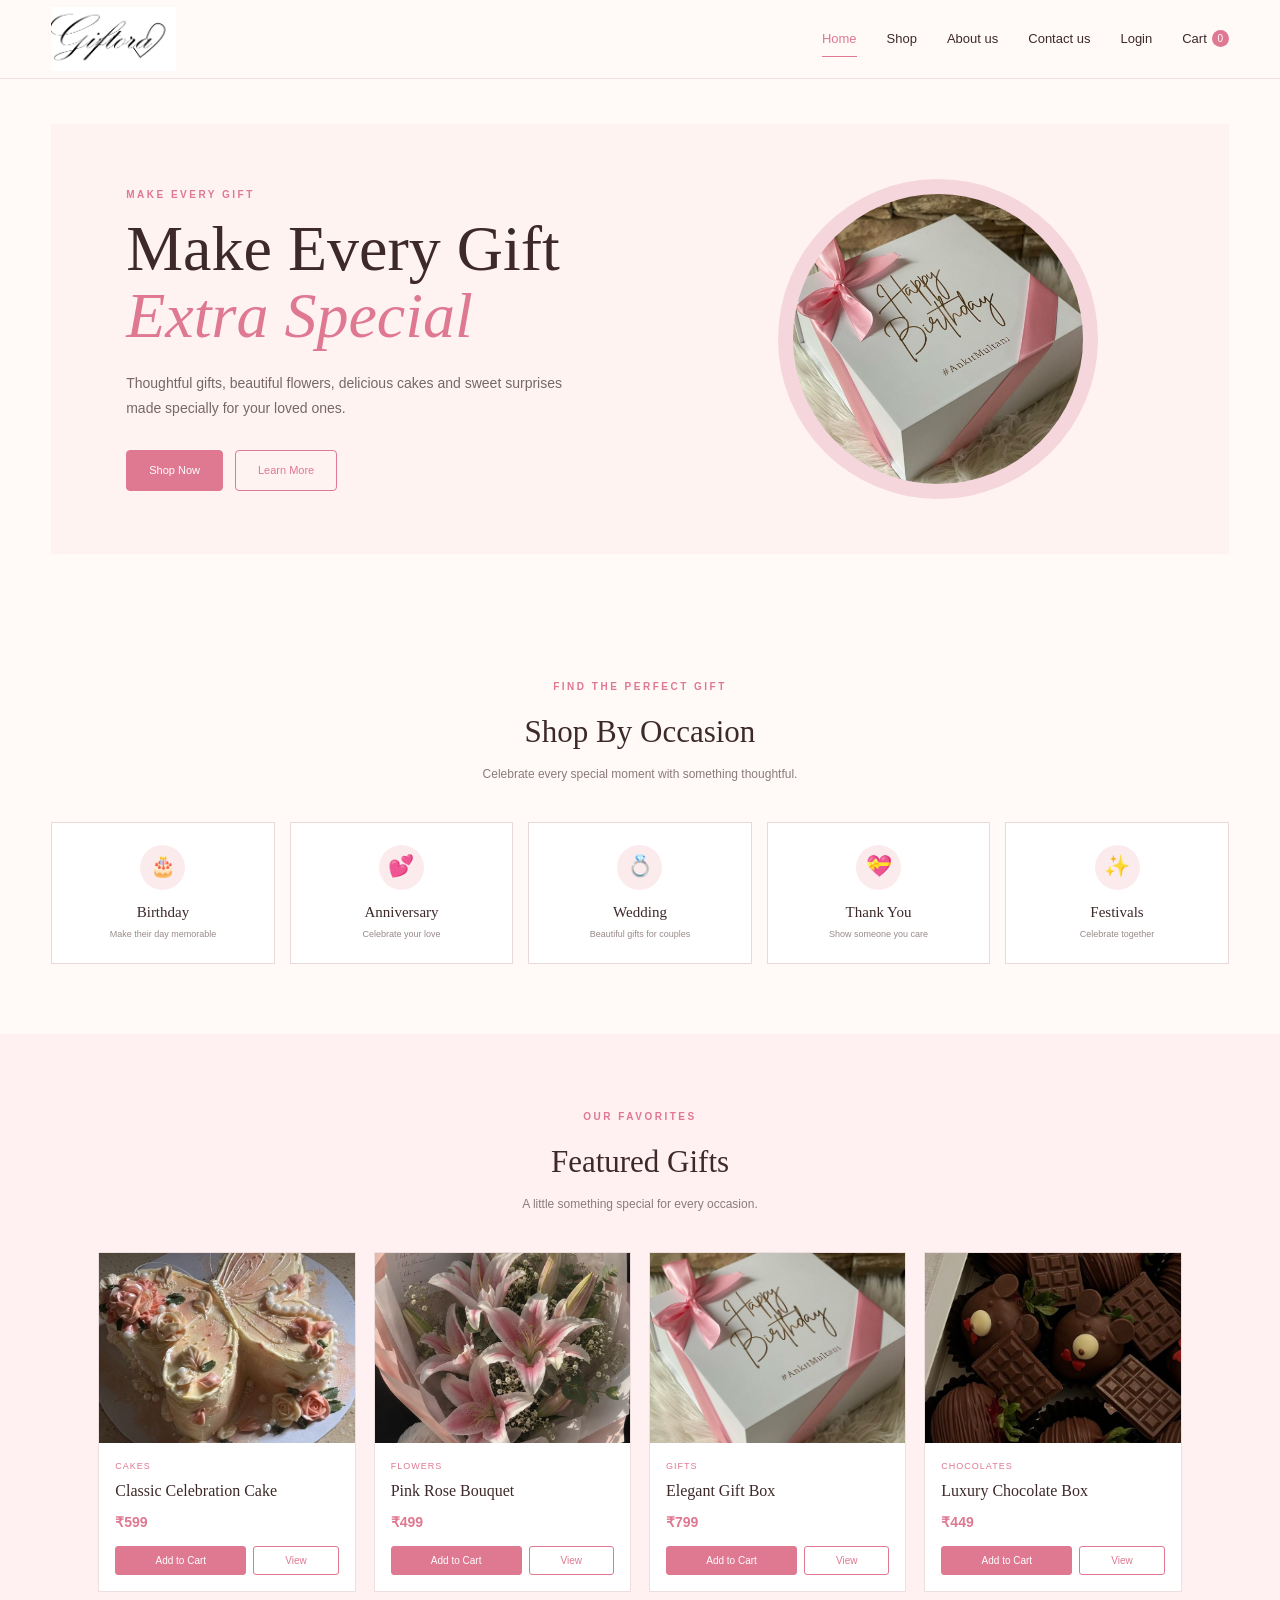
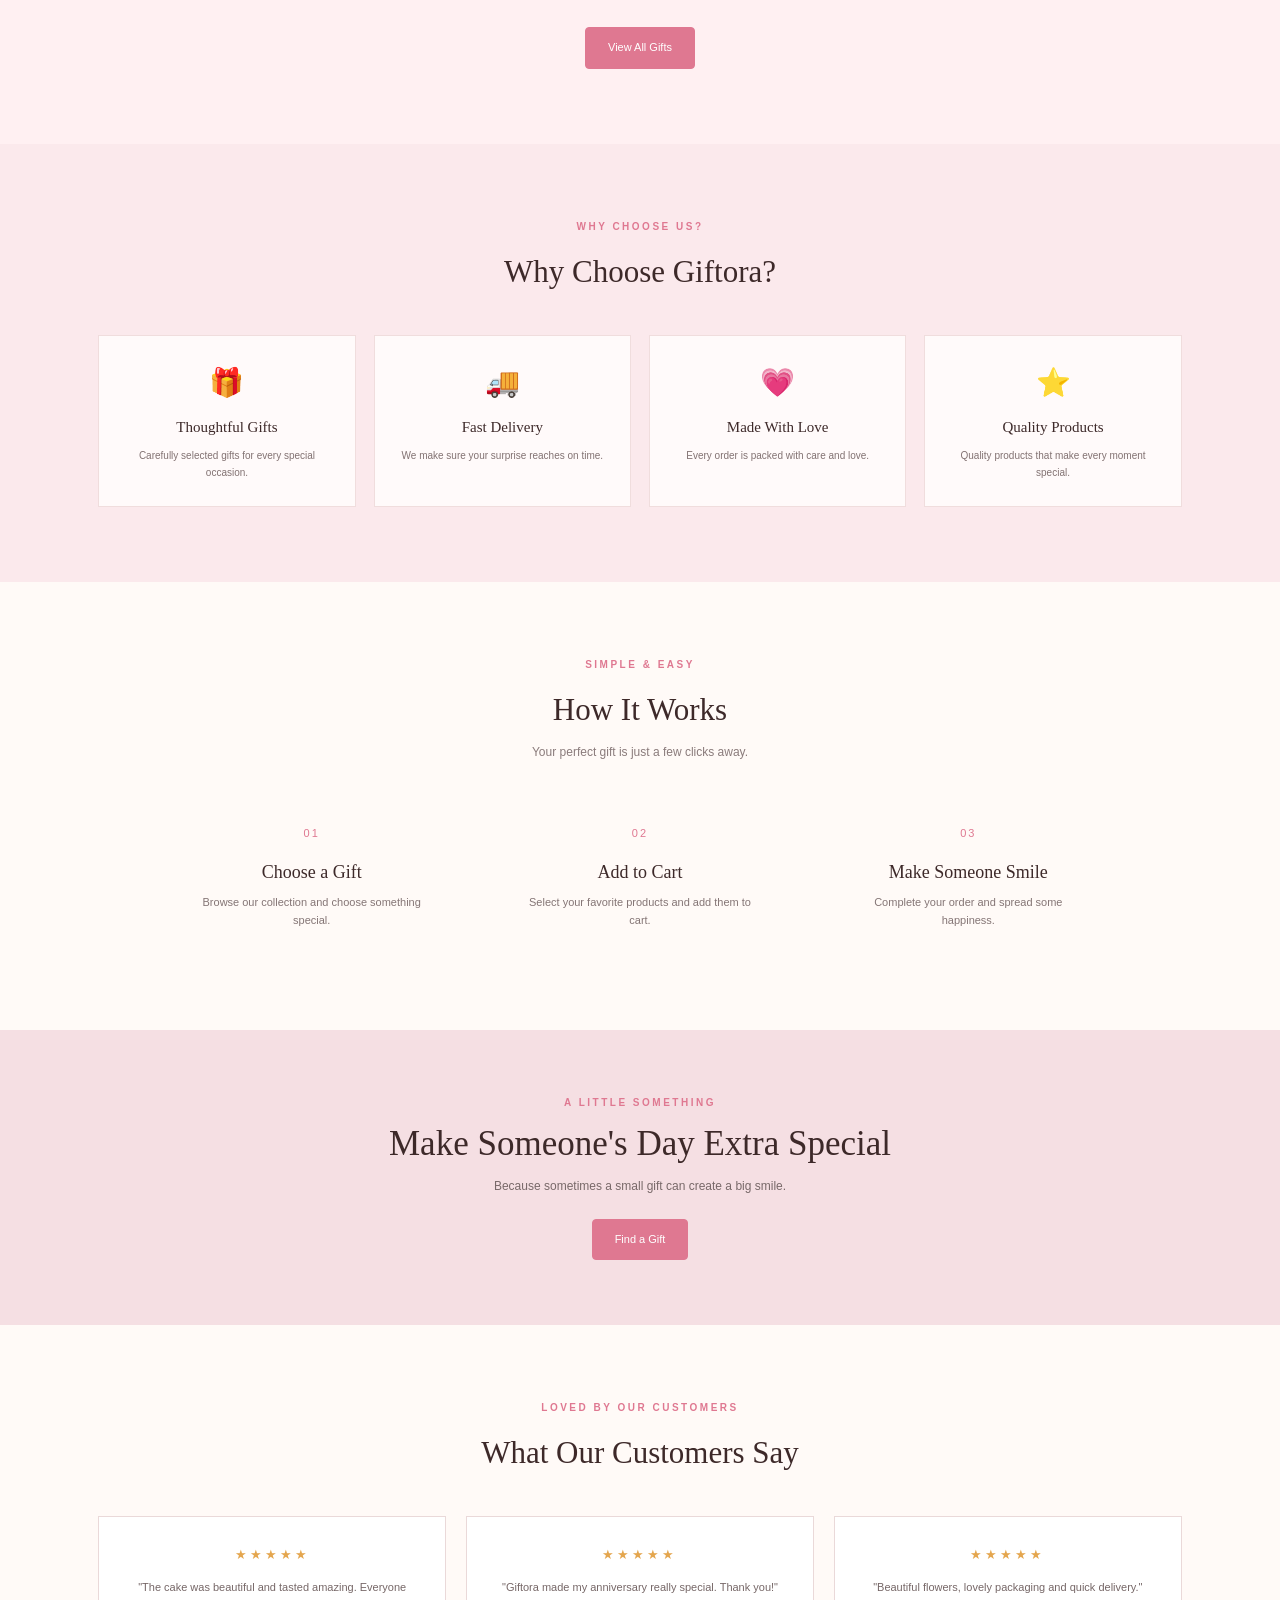
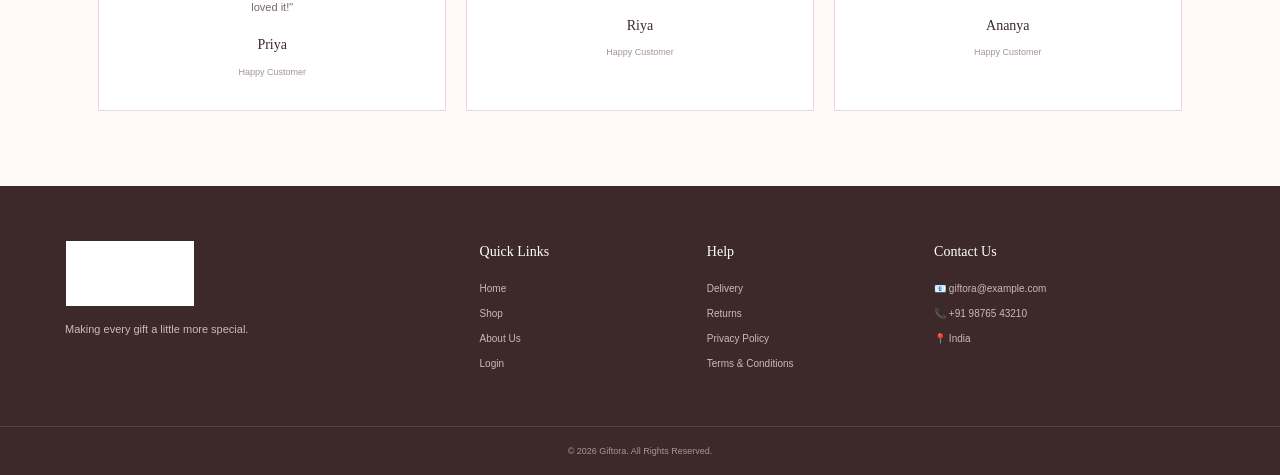
<file: index.html>
<!DOCTYPE html>
<html lang="en">

<head>

    <meta charset="UTF-8">

    <meta name="viewport"
          content="width=device-width, initial-scale=1.0">

    <title>Giftora | Make Every Gift Extra Special</title>

   <link rel="stylesheet" href="style.css">


</head>


<body>


    <!-- =========================
         NAVIGATION BAR
    ========================== -->

    <header class="navbar">

        <div class="nav-container">

            <!-- LOGO -->
            <a href="index.html" class="logo">
                <img src="logo.png"
                     alt="Giftora Logo">
            </a>


            <!-- NAVIGATION LINKS -->

            <nav class="nav-links">

                <a href="index.html" class="active">
                    Home
                </a>

                <a href="products.html">
                    Shop
                </a>

                <a href="about.html">
                    About us
                </a>

                <a href="contact.html">
                    Contact us 
                </a>

                <a href="login.html">
                    Login
                </a>

                <a href="cart.html" class="cart-link">
                    Cart
                    <span id="cart-count">0</span>
                </a>

            </nav>


            <!-- MOBILE MENU BUTTON -->

            <button class="menu-btn"
                    id="menu-btn"
                    aria-label="Open menu">

                ☰

            </button>

        </div>

    </header>



    <!-- =========================
         HERO SECTION
    ========================== -->

    <main>


        <section class="hero">

            <div class="hero-container">


                <!-- LEFT CONTENT -->

                <div class="hero-content">

                    <p class="eyebrow">
                        MAKE EVERY GIFT
                    </p>

                    <h1>
                        Make Every Gift
                        <br>
                        <span>Extra Special</span>
                    </h1>

                    <p class="hero-description">

                        Thoughtful gifts, beautiful flowers,
                        delicious cakes and sweet surprises
                        made specially for your loved ones.

                    </p>


                    <div class="hero-buttons">

                        <a href="products.html"
                           class="primary-btn">

                            Shop Now

                        </a>

                        <a href="about.html"
                           class="secondary-btn">

                            Learn More

                        </a>

                    </div>

                </div>



                <!-- RIGHT HERO IMAGE -->

                <div class="hero-image">

                    <div class="hero-circle">

                        <img src="gift.jpg"
                             alt="Giftora gifts">

                    </div>

                </div>


            </div>

        </section>



        <!-- =========================
             SHOP BY OCCASION
        ========================== -->

        <section class="occasion-section">

            <div class="section-heading">

                <p class="eyebrow">
                    FIND THE PERFECT GIFT
                </p>

                <h2>
                    Shop By Occasion
                </h2>

                <p>
                    Celebrate every special moment
                    with something thoughtful.
                </p>

            </div>


            <div class="occasion-grid">


                <!-- BIRTHDAY -->

                <a href="products.html?category=birthday"
                   class="occasion-card">

                    <div class="occasion-icon">
                        🎂
                    </div>

                    <h3>
                        Birthday
                    </h3>

                    <p>
                        Make their day memorable
                    </p>

                </a>



                <!-- ANNIVERSARY -->

                <a href="products.html?category=anniversary"
                   class="occasion-card">

                    <div class="occasion-icon">
                        💕
                    </div>

                    <h3>
                        Anniversary
                    </h3>

                    <p>
                        Celebrate your love
                    </p>

                </a>



                <!-- WEDDING -->

                <a href="products.html?category=wedding"
                   class="occasion-card">

                    <div class="occasion-icon">
                        💍
                    </div>

                    <h3>
                        Wedding
                    </h3>

                    <p>
                        Beautiful gifts for couples
                    </p>

                </a>



                <!-- THANK YOU -->

                <a href="products.html?category=thankyou"
                   class="occasion-card">

                    <div class="occasion-icon">
                        💝
                    </div>

                    <h3>
                        Thank You
                    </h3>

                    <p>
                        Show someone you care
                    </p>

                </a>



                <!-- FESTIVAL -->

                <a href="products.html?category=festival"
                   class="occasion-card">

                    <div class="occasion-icon">
                        ✨
                    </div>

                    <h3>
                        Festivals
                    </h3>

                    <p>
                        Celebrate together
                    </p>

                </a>


            </div>

        </section>



        <!-- =========================
             FEATURED GIFTS
        ========================== -->

        <section class="featured-section">


            <div class="section-heading">

                <p class="eyebrow">
                    OUR FAVORITES
                </p>

                <h2>
                    Featured Gifts
                </h2>

                <p>
                    A little something special
                    for every occasion.
                </p>

            </div>



            <div class="product-grid">


                <!-- PRODUCT 1 -->

                <div class="product-card">

                    <div class="product-image">

                        <img src="cake.jpg"
                             alt="Birthday Cake">

                    </div>


                    <div class="product-info">

                        <p class="product-category">
                            Cakes
                        </p>

                        <h3>
                            Classic Celebration Cake
                        </h3>

                        <p class="product-price">
                            ₹599
                        </p>


                        <div class="product-actions">

                            <button
                                class="add-cart-btn"
                                onclick="addToCart(1)">

                                Add to Cart

                            </button>

                            <a
                                href="product-details.html?id=1"
                                class="view-btn">

                                View

                            </a>

                        </div>

                    </div>

                </div>



                <!-- PRODUCT 2 -->

                <div class="product-card">

                    <div class="product-image">

                        <img src="flower.jpg"
                             alt="Flower Bouquet">

                    </div>


                    <div class="product-info">

                        <p class="product-category">
                            Flowers
                        </p>

                        <h3>
                            Pink Rose Bouquet
                        </h3>

                        <p class="product-price">
                            ₹499
                        </p>


                        <div class="product-actions">

                            <button
                                class="add-cart-btn"
                                onclick="addToCart(2)">

                                Add to Cart

                            </button>

                            <a
                                href="product-details.html?id=2"
                                class="view-btn">

                                View

                            </a>

                        </div>

                    </div>

                </div>



                <!-- PRODUCT 3 -->

                <div class="product-card">

                    <div class="product-image">

                        <img src="gift.jpg"
                             alt="Gift Box">

                    </div>


                    <div class="product-info">

                        <p class="product-category">
                            Gifts
                        </p>

                        <h3>
                            Elegant Gift Box
                        </h3>

                        <p class="product-price">
                            ₹799
                        </p>


                        <div class="product-actions">

                            <button
                                class="add-cart-btn"
                                onclick="addToCart(3)">

                                Add to Cart

                            </button>

                            <a
                                href="product-details.html?id=3"
                                class="view-btn">

                                View

                            </a>

                        </div>

                    </div>

                </div>



                <!-- PRODUCT 4 -->

                <div class="product-card">

                    <div class="product-image">

                        <img src="chocolate.jpg"
                             alt="Chocolate Gift">

                    </div>


                    <div class="product-info">

                        <p class="product-category">
                            Chocolates
                        </p>

                        <h3>
                            Luxury Chocolate Box
                        </h3>

                        <p class="product-price">
                            ₹449
                        </p>


                        <div class="product-actions">

                            <button
                                class="add-cart-btn"
                                onclick="addToCart(4)">

                                Add to Cart

                            </button>

                            <a
                                href="product-details.html?id=4"
                                class="view-btn">

                                View

                            </a>

                        </div>

                    </div>

                </div>


            </div>


            <div class="section-button">

                <a href="products.html"
                   class="primary-btn">

                    View All Gifts

                </a>

            </div>


        </section>



        <!-- =========================
             WHY CHOOSE GIFTORA
        ========================== -->

        <section class="why-section">


            <div class="section-heading">

                <p class="eyebrow">
                    WHY CHOOSE US?
                </p>

                <h2>
                    Why Choose Giftora?
                </h2>

            </div>



            <div class="why-grid">


                <div class="why-card">

                    <div class="why-icon">
                        🎁
                    </div>

                    <h3>
                        Thoughtful Gifts
                    </h3>

                    <p>
                        Carefully selected gifts
                        for every special occasion.
                    </p>

                </div>



                <div class="why-card">

                    <div class="why-icon">
                        🚚
                    </div>

                    <h3>
                        Fast Delivery
                    </h3>

                    <p>
                        We make sure your surprise
                        reaches on time.
                    </p>

                </div>



                <div class="why-card">

                    <div class="why-icon">
                        💗
                    </div>

                    <h3>
                        Made With Love
                    </h3>

                    <p>
                        Every order is packed
                        with care and love.
                    </p>

                </div>



                <div class="why-card">

                    <div class="why-icon">
                        ⭐
                    </div>

                    <h3>
                        Quality Products
                    </h3>

                    <p>
                        Quality products that
                        make every moment special.
                    </p>

                </div>


            </div>

        </section>



        <!-- =========================
             HOW IT WORKS
        ========================== -->

        <section class="how-section">


            <div class="section-heading">

                <p class="eyebrow">
                    SIMPLE & EASY
                </p>

                <h2>
                    How It Works
                </h2>

                <p>
                    Your perfect gift is just
                    a few clicks away.
                </p>

            </div>



            <div class="how-grid">


                <div class="how-card">

                    <span class="step-number">
                        01
                    </span>

                    <h3>
                        Choose a Gift
                    </h3>

                    <p>
                        Browse our collection
                        and choose something special.
                    </p>

                </div>



                <div class="how-card">

                    <span class="step-number">
                        02
                    </span>

                    <h3>
                        Add to Cart
                    </h3>

                    <p>
                        Select your favorite
                        products and add them to cart.
                    </p>

                </div>



                <div class="how-card">

                    <span class="step-number">
                        03
                    </span>

                    <h3>
                        Make Someone Smile
                    </h3>

                    <p>
                        Complete your order
                        and spread some happiness.
                    </p>

                </div>


            </div>

        </section>



        <!-- =========================
             SPECIAL BANNER
        ========================== -->

        <section class="special-section">

            <div class="special-content">

                <p class="eyebrow">
                    A LITTLE SOMETHING
                </p>

                <h2>
                    Make Someone's Day
                    Extra Special
                </h2>

                <p>
                    Because sometimes a small gift
                    can create a big smile.
                </p>

                <a href="products.html"
                   class="primary-btn">

                    Find a Gift

                </a>

            </div>

        </section>



        <!-- =========================
             CUSTOMER LOVE
        ========================== -->

        <section class="reviews-section">


            <div class="section-heading">

                <p class="eyebrow">
                    LOVED BY OUR CUSTOMERS
                </p>

                <h2>
                    What Our Customers Say
                </h2>

            </div>



            <div class="review-grid">


                <div class="review-card">

                    <div class="stars">
                        ★★★★★
                    </div>

                    <p>
                        "The cake was beautiful and
                        tasted amazing. Everyone loved it!"
                    </p>

                    <h4>
                        Priya
                    </h4>

                    <span>
                        Happy Customer
                    </span>

                </div>



                <div class="review-card">

                    <div class="stars">
                        ★★★★★
                    </div>

                    <p>
                        "Giftora made my anniversary
                        really special. Thank you!"
                    </p>

                    <h4>
                        Riya
                    </h4>

                    <span>
                        Happy Customer
                    </span>

                </div>



                <div class="review-card">

                    <div class="stars">
                        ★★★★★
                    </div>

                    <p>
                        "Beautiful flowers, lovely
                        packaging and quick delivery."
                    </p>

                    <h4>
                        Ananya
                    </h4>

                    <span>
                        Happy Customer
                    </span>

                </div>


            </div>

        </section>


    </main>



    <!-- =========================
         FOOTER
    ========================== -->

    <footer>

        <div class="footer-container">


            <div class="footer-brand">

                <img src="logo.png"
                     alt="Giftora Logo">

                <p>
                    Making every gift a little
                    more special.
                </p>

            </div>



            <div class="footer-column">

                <h3>
                    Quick Links
                </h3>

                <a href="index.html">
                    Home
                </a>

                <a href="products.html">
                    Shop
                </a>

                <a href="about.html">
                    About Us
                </a>

                <a href="login.html">
                    Login
                </a>

            </div>



            <div class="footer-column">

                <h3>
                    Help
                </h3>

                <a href="#">
                    Delivery
                </a>

                <a href="#">
                    Returns
                </a>

                <a href="#">
                    Privacy Policy
                </a>

                <a href="#">
                    Terms & Conditions
                </a>

            </div>



            <div class="footer-column">

                <h3>
                    Contact Us
                </h3>

                <p>
                    📧 giftora@example.com
                </p>

                <p>
                    📞 +91 98765 43210
                </p>

                <p>
                    📍 India
                </p>

            </div>


        </div>



        <div class="footer-bottom">

            <p>
                © 2026 Giftora. All Rights Reserved.
            </p>

        </div>

    </footer>



    <!-- JAVASCRIPT -->

    <script src="script.js"></script>


</body>

</html>
</file>
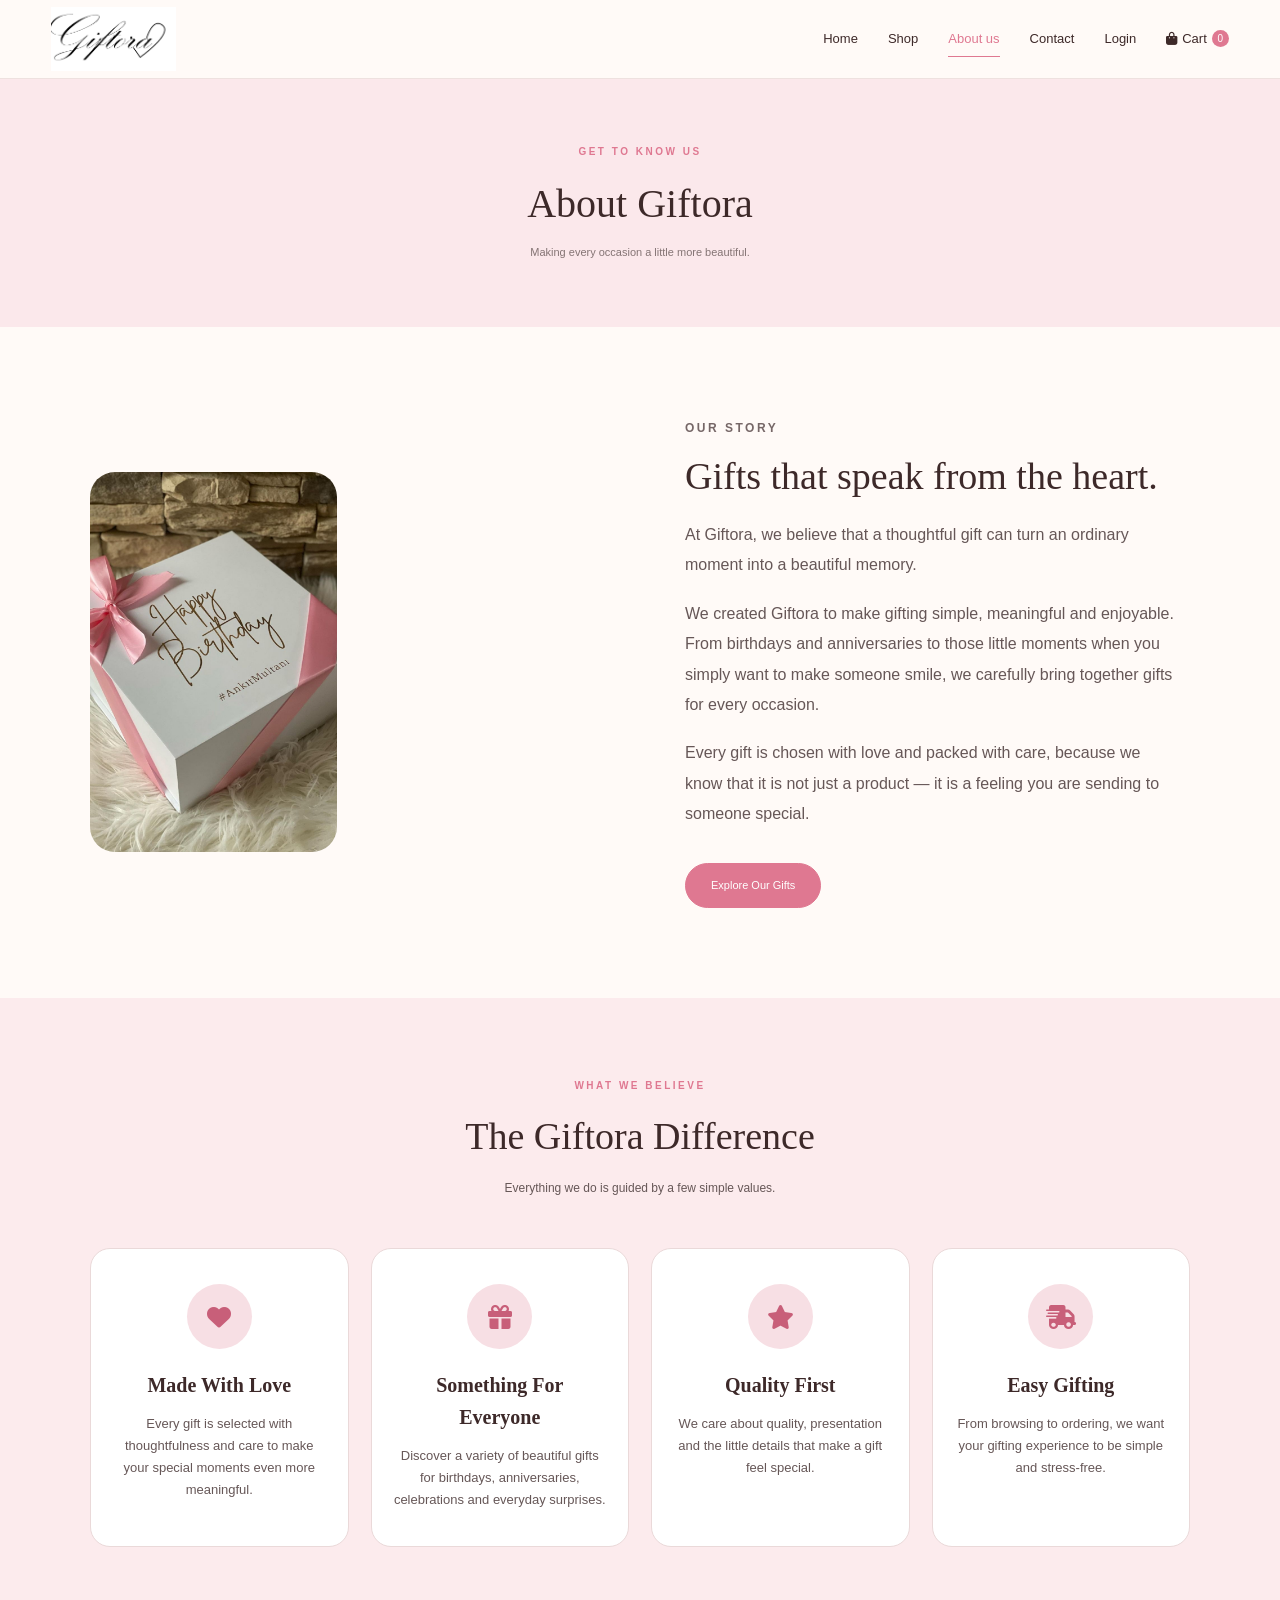
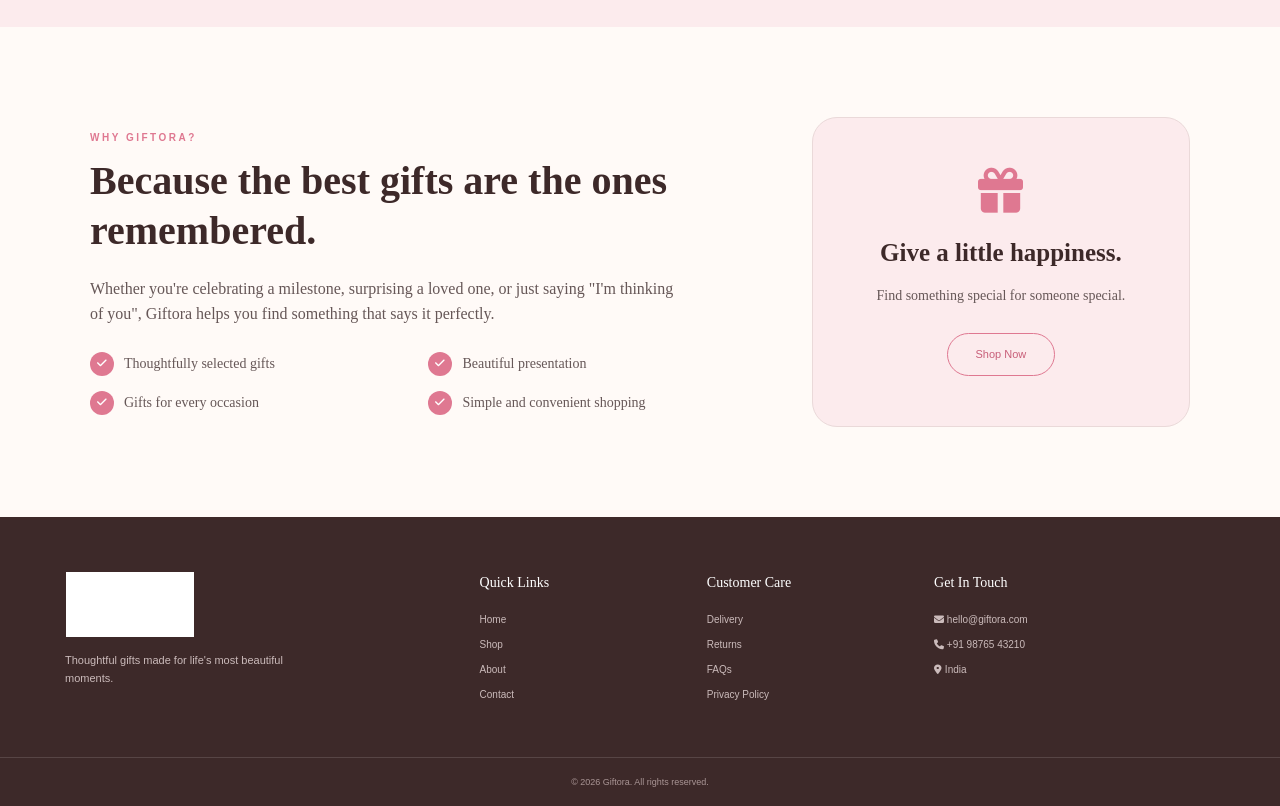
<file: about.html>
<!DOCTYPE html>
<html lang="en">

<head>
    <meta charset="UTF-8">

    <meta name="viewport"
        content="width=device-width, initial-scale=1.0">

    <title>Giftora | About Us</title>

   <link rel="stylesheet" href="style.css">

    <!-- Font Awesome -->
    <link rel="stylesheet"
        href="https://cdnjs.cloudflare.com/ajax/libs/font-awesome/6.5.2/css/all.min.css">
</head>


<body>


<!-- =====================================================
     NAVBAR
===================================================== -->

<header class="navbar">

    <div class="nav-container">

        <a href="index.html" class="logo">
            <img src="logo.png"
                 alt="Giftora Logo">
        </a>


        <nav class="nav-links" id="navLinks">

            <a href="index.html">
                Home
            </a>

            <a href="products.html">
                Shop
            </a>

            <a href="about.html" class="active">
                About us
            </a>

            <a href="contact.html">
                Contact
            </a>

            <a href="login.html">
                Login
            </a>

            <a href="cart.html" class="cart-link">

                <i class="fa-solid fa-bag-shopping"></i>

                Cart

                <span id="cart-count">0</span>

            </a>

        </nav>


        <button class="menu-btn"
                id="menuBtn"
                aria-label="Open menu">

            <i class="fa-solid fa-bars"></i>

        </button>

    </div>

</header>



<!-- =====================================================
     PAGE HEADER
===================================================== -->

<section class="page-header">

    <p class="eyebrow">
        GET TO KNOW US
    </p>

    <h1>
        About Giftora
    </h1>

    <p>
        Making every occasion a little more beautiful.
    </p>

</section>



<!-- =====================================================
     OUR STORY
===================================================== -->

<section class="about-story">

    <div class="about-image">

        <img src="gift.jpg"
             alt="Beautiful Gift Box">

    </div>


    <div class="about-content">

        <p class="eyebrow">
            OUR STORY
        </p>

        <h2>
            Gifts that speak
            from the heart.
        </h2>

        <p>
            At Giftora, we believe that a thoughtful gift
            can turn an ordinary moment into a beautiful
            memory.
        </p>

        <p>
            We created Giftora to make gifting simple,
            meaningful and enjoyable. From birthdays and
            anniversaries to those little moments when you
            simply want to make someone smile, we carefully
            bring together gifts for every occasion.
        </p>

        <p>
            Every gift is chosen with love and packed with
            care, because we know that it is not just a
            product — it is a feeling you are sending to
            someone special.
        </p>

        <a href="products.html"
           class="primary-btn">

            Explore Our Gifts

        </a>

    </div>

</section>



<!-- =====================================================
     OUR VALUES
===================================================== -->

<section class="about-values">

    <div class="section-heading">

        <p class="eyebrow">
            WHAT WE BELIEVE
        </p>

        <h2>
            The Giftora Difference
        </h2>

        <p>
            Everything we do is guided by a few simple
            values.
        </p>

    </div>


    <div class="values-grid">


        <!-- VALUE 1 -->

        <div class="value-card">

            <div class="value-icon">

                <i class="fa-solid fa-heart"></i>

            </div>

            <h3>
                Made With Love
            </h3>

            <p>
                Every gift is selected with thoughtfulness
                and care to make your special moments even
                more meaningful.
            </p>

        </div>



        <!-- VALUE 2 -->

        <div class="value-card">

            <div class="value-icon">

                <i class="fa-solid fa-gift"></i>

            </div>

            <h3>
                Something For Everyone
            </h3>

            <p>
                Discover a variety of beautiful gifts for
                birthdays, anniversaries, celebrations and
                everyday surprises.
            </p>

        </div>



        <!-- VALUE 3 -->

        <div class="value-card">

            <div class="value-icon">

                <i class="fa-solid fa-star"></i>

            </div>

            <h3>
                Quality First
            </h3>

            <p>
                We care about quality, presentation and the
                little details that make a gift feel special.
            </p>

        </div>



        <!-- VALUE 4 -->

        <div class="value-card">

            <div class="value-icon">

                <i class="fa-solid fa-truck-fast"></i>

            </div>

            <h3>
                Easy Gifting
            </h3>

            <p>
                From browsing to ordering, we want your
                gifting experience to be simple and
                stress-free.
            </p>

        </div>

    </div>

</section>



<!-- =====================================================
     WHY GIFTORA
===================================================== -->

<section class="about-highlight">

    <div class="highlight-content">

        <p class="eyebrow">
            WHY GIFTORA?
        </p>

        <h2>
            Because the best gifts
            are the ones remembered.
        </h2>

        <p>
            Whether you're celebrating a milestone,
            surprising a loved one, or just saying
            "I'm thinking of you", Giftora helps you
            find something that says it perfectly.
        </p>


        <div class="highlight-points">

            <div class="highlight-point">

                <i class="fa-solid fa-check"></i>

                <span>
                    Thoughtfully selected gifts
                </span>

            </div>


            <div class="highlight-point">

                <i class="fa-solid fa-check"></i>

                <span>
                    Beautiful presentation
                </span>

            </div>


            <div class="highlight-point">

                <i class="fa-solid fa-check"></i>

                <span>
                    Gifts for every occasion
                </span>

            </div>


            <div class="highlight-point">

                <i class="fa-solid fa-check"></i>

                <span>
                    Simple and convenient shopping
                </span>

            </div>

        </div>

    </div>


    <div class="highlight-box">

        <i class="fa-solid fa-gift"></i>

        <h3>
            Give a little happiness.
        </h3>

        <p>
            Find something special for someone special.
        </p>

        <a href="products.html"
           class="secondary-btn">

            Shop Now

        </a>

    </div>

</section>



<!-- =====================================================
     FOOTER
===================================================== -->

<footer>

    <div class="footer-container">


        <!-- BRAND -->

        <div class="footer-brand">

            <img src="logo.png"
                 alt="Giftora Logo">

            <p>
                Thoughtful gifts made for life's
                most beautiful moments.
            </p>

        </div>



        <!-- QUICK LINKS -->

        <div class="footer-column">

            <h3>
                Quick Links
            </h3>

            <a href="index.html">
                Home
            </a>

            <a href="products.html">
                Shop
            </a>

            <a href="about.html">
                About
            </a>

            <a href="contact.html">
                Contact
            </a>

        </div>



        <!-- CUSTOMER CARE -->

        <div class="footer-column">

            <h3>
                Customer Care
            </h3>

            <a href="#">
                Delivery
            </a>

            <a href="#">
                Returns
            </a>

            <a href="#">
                FAQs
            </a>

            <a href="#">
                Privacy Policy
            </a>

        </div>



        <!-- CONTACT -->

        <div class="footer-column">

            <h3>
                Get In Touch
            </h3>

            <p>
                <i class="fa-solid fa-envelope"></i>
                hello@giftora.com
            </p>

            <p>
                <i class="fa-solid fa-phone"></i>
                +91 98765 43210
            </p>

            <p>
                <i class="fa-solid fa-location-dot"></i>
                India
            </p>

        </div>

    </div>


    <div class="footer-bottom">

        <p>
            © 2026 Giftora. All rights reserved.
        </p>

    </div>

</footer>



<!-- =====================================================
     JAVASCRIPT
===================================================== -->

<script>

/* MOBILE MENU */

const menuBtn = document.getElementById("menuBtn");
const navLinks = document.getElementById("navLinks");

if (menuBtn) {

    menuBtn.addEventListener("click", function () {

        navLinks.classList.toggle("show");

    });

}


/* CART COUNT */

function updateCartCount() {

    const cart =
        JSON.parse(
            localStorage.getItem("giftoraCart")
        ) || [];


    const count =
        cart.reduce(function(total, item) {

            return total + (item.quantity || 0);

        }, 0);


    const cartCount =
        document.getElementById("cart-count");


    if (cartCount) {

        cartCount.textContent = count;

    }

}


updateCartCount();

</script>


</body>

</html>
</file>
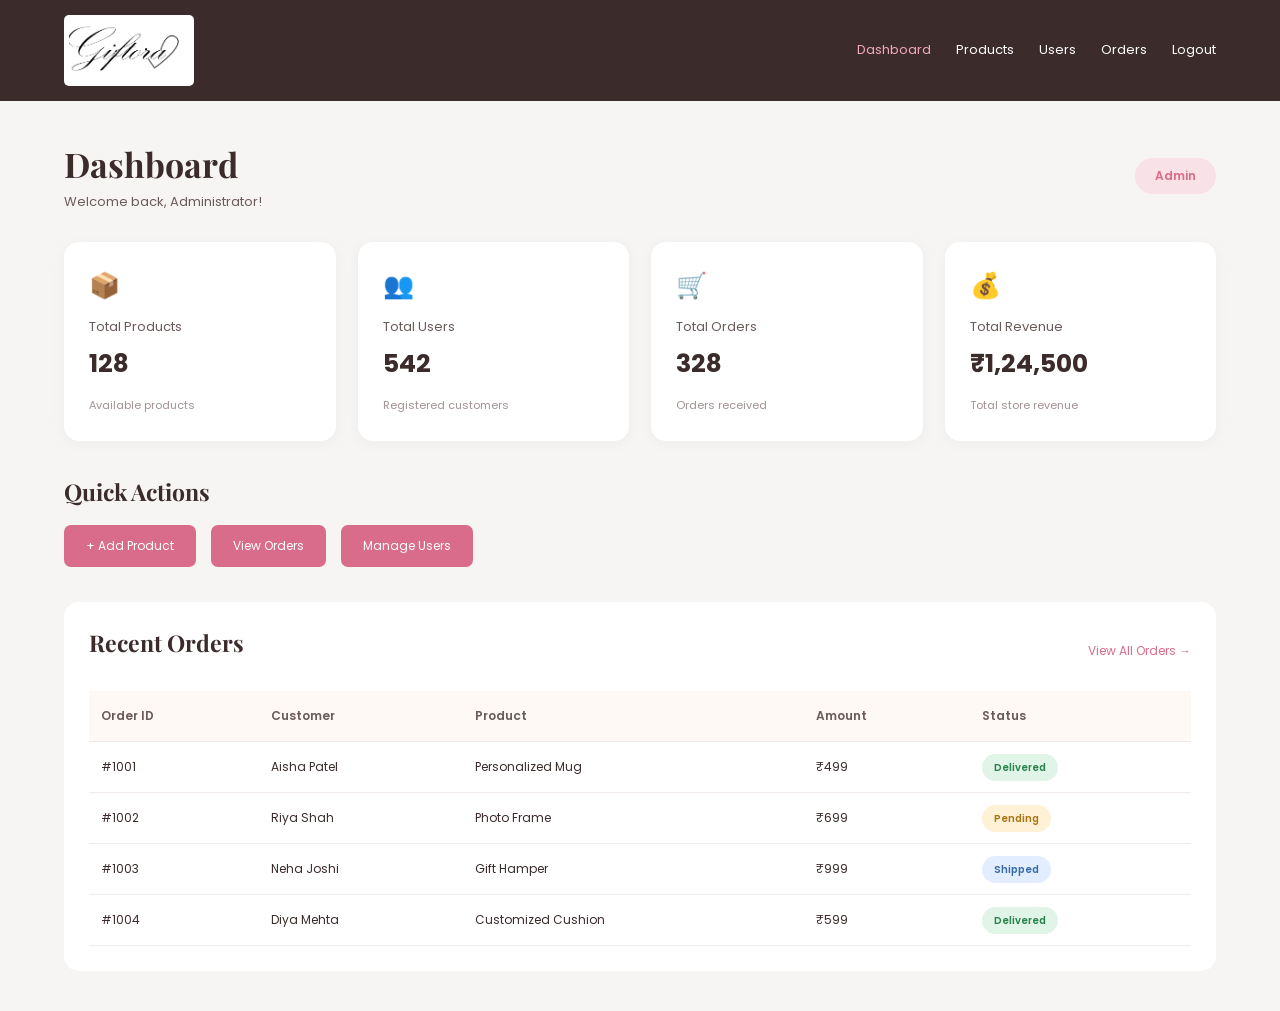
<file: admin-dashboard.html>
<!DOCTYPE html>
<html lang="en">

<head>
    <meta charset="UTF-8">
    <meta name="viewport" content="width=device-width, initial-scale=1.0">

    <title>Giftora | Admin Dashboard</title>

    <link rel="preconnect" href="https://fonts.googleapis.com">
    <link rel="preconnect" href="https://fonts.gstatic.com" crossorigin>

    <link href="https://fonts.googleapis.com/css2?family=Playfair+Display:wght@400;500;600;700&family=Poppins:wght@300;400;500;600;700&display=swap" rel="stylesheet">

    <link rel="stylesheet" href="admin.css">
</head>

<body class="dashboard-page">

    <!-- Admin Navigation -->
    <header class="dashboard-navbar">

      <div class="dashboard-brand">
    <img src="logo.png" alt="Giftora Logo" class="admin-brand-logo">

</div>

        <nav class="dashboard-nav">
            <a href="admin-dashboard.html" class="active">Dashboard</a>
            <a href="admin-products.html">Products</a>
            <a href="admin-users.html">Users</a>
            <a href="admin-orders.html">Orders</a>
            <a href="admin-login.html">Logout</a>
        </nav>

    </header>


    <!-- Dashboard Content -->
    <main class="dashboard-container">

        <div class="dashboard-heading">
            <div>
                <h1>Dashboard</h1>
                <p>Welcome back, Administrator!</p>
            </div>

            <span class="admin-badge">Admin</span>
        </div>


        <!-- Statistics Cards -->
        <section class="dashboard-stats">

            <div class="stat-card">
                <div class="stat-icon">📦</div>
                <p>Total Products</p>
                <h2>128</h2>
                <span>Available products</span>
            </div>

            <div class="stat-card">
                <div class="stat-icon">👥</div>
                <p>Total Users</p>
                <h2>542</h2>
                <span>Registered customers</span>
            </div>

            <div class="stat-card">
                <div class="stat-icon">🛒</div>
                <p>Total Orders</p>
                <h2>328</h2>
                <span>Orders received</span>
            </div>

            <div class="stat-card">
                <div class="stat-icon">💰</div>
                <p>Total Revenue</p>
                <h2>₹1,24,500</h2>
                <span>Total store revenue</span>
            </div>

        </section>


        <!-- Quick Actions -->
        <section class="quick-actions">

            <h2>Quick Actions</h2>

            <div class="quick-action-buttons">
                <a href="admin-products.html">+ Add Product</a>
                <a href="admin-orders.html">View Orders</a>
                <a href="admin-users.html">Manage Users</a>
            </div>

        </section>


        <!-- Recent Orders -->
        <section class="recent-orders">

            <div class="table-heading">
                <h2>Recent Orders</h2>
                <a href="admin-orders.html">View All Orders →</a>
            </div>

            <div class="table-wrapper">

                <table>

                    <thead>
                        <tr>
                            <th>Order ID</th>
                            <th>Customer</th>
                            <th>Product</th>
                            <th>Amount</th>
                            <th>Status</th>
                        </tr>
                    </thead>

                    <tbody>

                        <tr>
                            <td>#1001</td>
                            <td>Aisha Patel</td>
                            <td>Personalized Mug</td>
                            <td>₹499</td>
                            <td><span class="status delivered">Delivered</span></td>
                        </tr>

                        <tr>
                            <td>#1002</td>
                            <td>Riya Shah</td>
                            <td>Photo Frame</td>
                            <td>₹699</td>
                            <td><span class="status pending">Pending</span></td>
                        </tr>

                        <tr>
                            <td>#1003</td>
                            <td>Neha Joshi</td>
                            <td>Gift Hamper</td>
                            <td>₹999</td>
                            <td><span class="status shipped">Shipped</span></td>
                        </tr>

                        <tr>
                            <td>#1004</td>
                            <td>Diya Mehta</td>
                            <td>Customized Cushion</td>
                            <td>₹599</td>
                            <td><span class="status delivered">Delivered</span></td>
                        </tr>

                    </tbody>

                </table>

            </div>

        </section>

    </main>

</body>
</html>
</file>
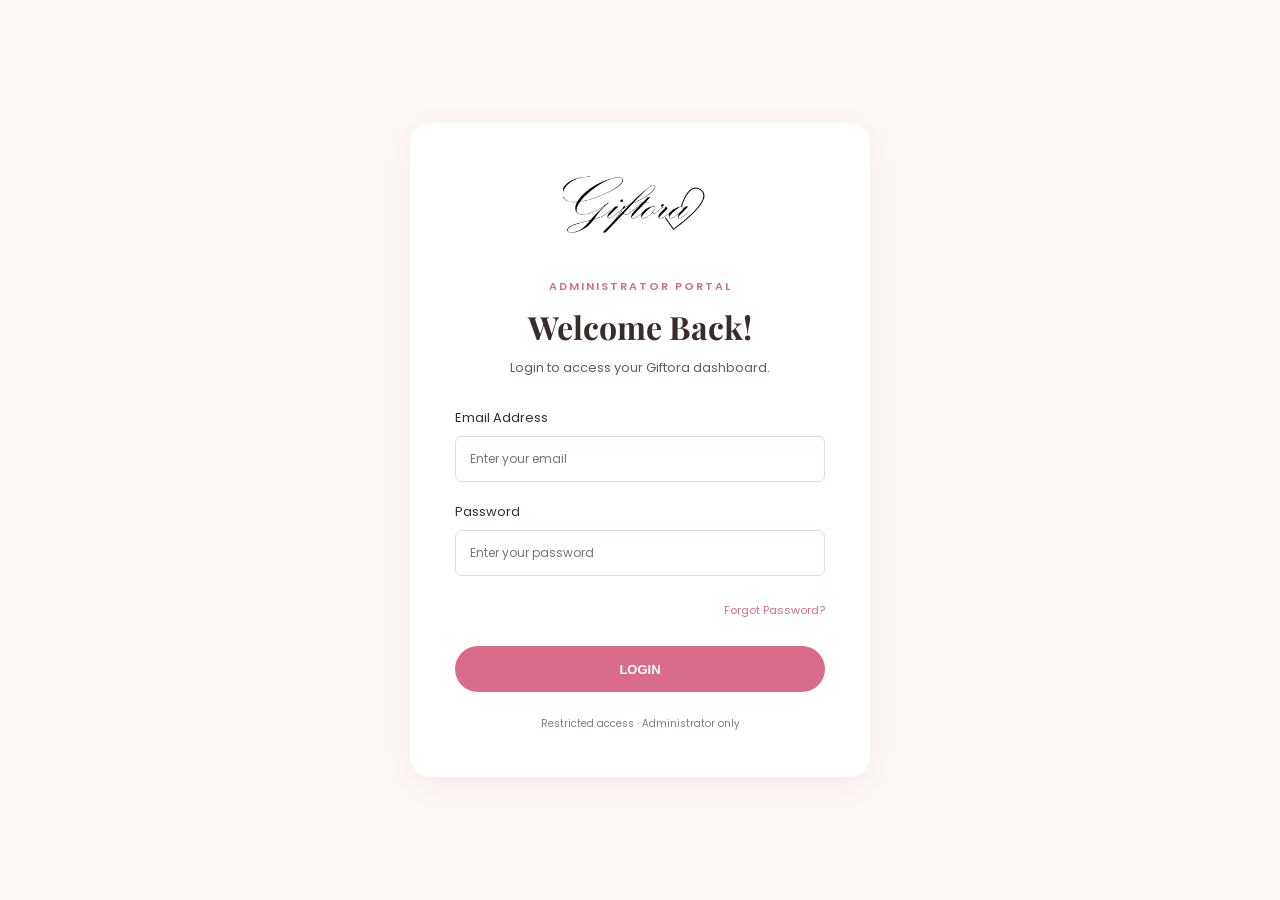
<file: admin-login.html>
<!DOCTYPE html>
<html lang="en">

<head>
    <meta charset="UTF-8">
    <meta name="viewport" content="width=device-width, initial-scale=1.0">

    <title>Giftora | Admin Login</title>

    <link rel="preconnect" href="https://fonts.googleapis.com">
    <link rel="preconnect" href="https://fonts.gstatic.com" crossorigin>

    <link href="https://fonts.googleapis.com/css2?family=Playfair+Display:wght@400;500;600;700&family=Poppins:wght@300;400;500;600&display=swap" rel="stylesheet">

    <link rel="stylesheet" href="admin.css">
</head>

<body class="admin-login-page">

    <main class="admin-login-container">

        <div class="admin-login-card">

            <img src="logo.png" alt="Giftora Logo" class="admin-logo">

            <p class="admin-label">ADMINISTRATOR PORTAL</p>

            <h1>Welcome Back!</h1>

            <p class="admin-description">
                Login to access your Giftora dashboard.
            </p>

            <form id="adminLoginForm">

                <div class="admin-form-group">
                    <label for="adminEmail">Email Address</label>

                    <input
                        type="email"
                        id="adminEmail"
                        placeholder="Enter your email"
                        required>
                </div>

                <div class="admin-form-group">
                    <label for="adminPassword">Password</label>

                    <input
                        type="password"
                        id="adminPassword"
                        placeholder="Enter your password"
                        required>
                </div>

                <div class="admin-forgot">
                    <a href="#">Forgot Password?</a>
                </div>

                <button
                    type="button"
                    class="admin-login-btn"
                    onclick="window.location.href='admin-dashboard.html'">

                    LOGIN

                </button>

            </form>

            <p class="admin-access">
                Restricted access · Administrator only
            </p>

        </div>

    </main>

</body>
</html>
</file>
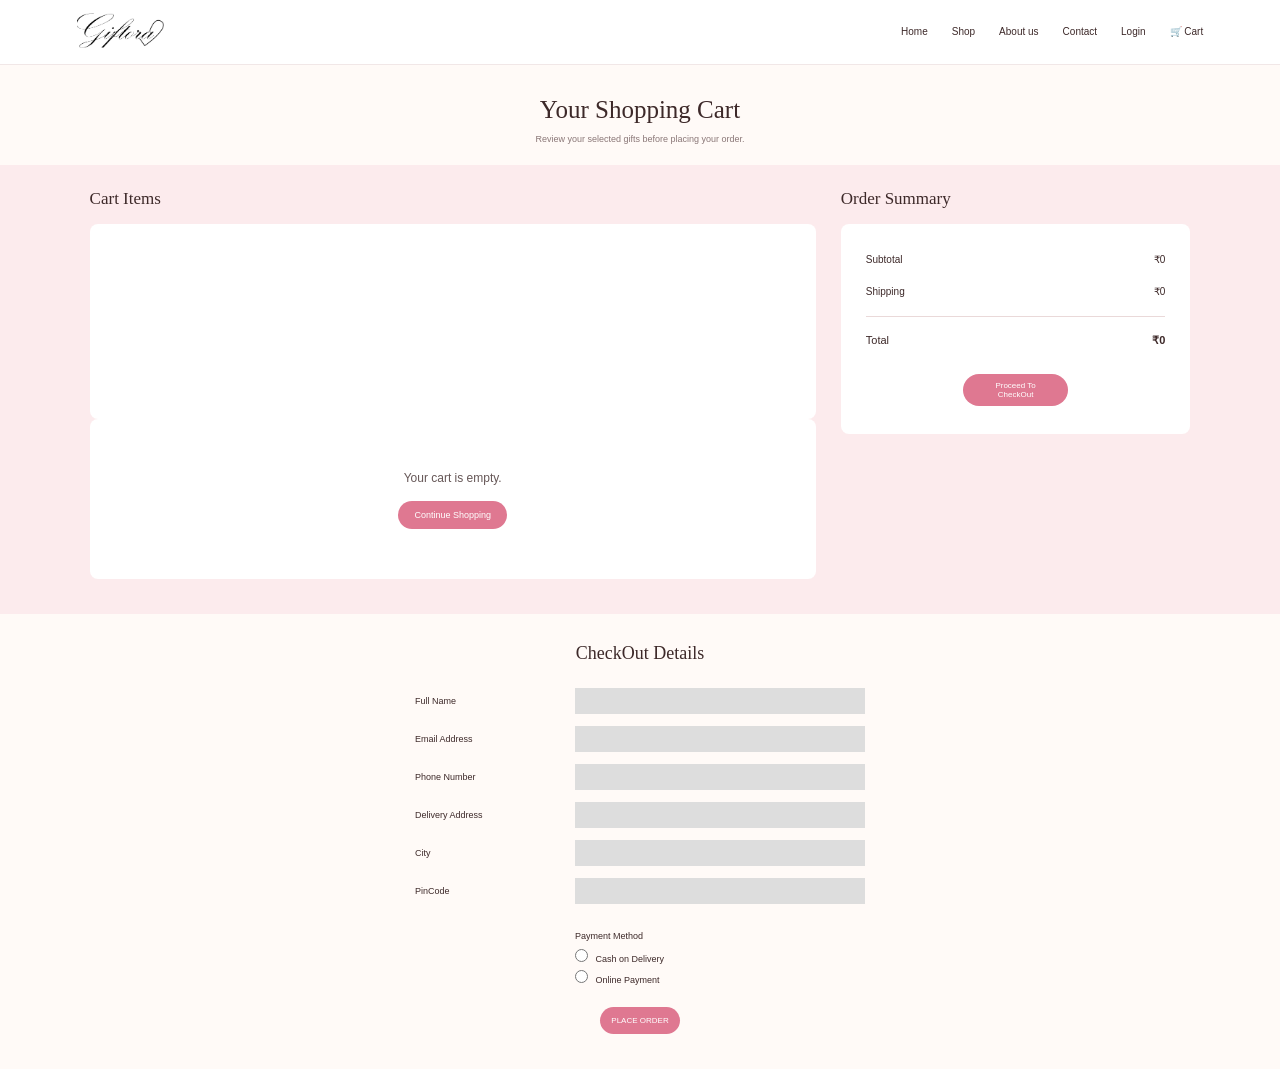
<file: cart.html>
<!DOCTYPE html>
<html lang="en">

<head>

    <meta charset="UTF-8">

    <meta name="viewport"
        content="width=device-width, initial-scale=1.0">

    <title>Giftora | Your Shopping Cart</title>

   <link rel="stylesheet" href="style.css">

</head>


<body>


<!-- =========================
     NAVBAR
========================= -->

<header class="cart-navbar">

    <a href="index.html" class="cart-logo">

        <img src="logo.png"
             alt="Giftora Logo">

    </a>


    <nav>

        <a href="index.html">
            Home
        </a>

        <a href="products.html">
            Shop
        </a>

        <a href="about.html">
            About us
        </a>

        <a href="contact.html">
            Contact
        </a>

        <a href="login.html">
            Login
        </a>

        <a href="cart.html">
            🛒 Cart
        </a>

    </nav>

</header>



<!-- =========================
     CART TITLE
========================= -->

<section class="cart-title">

    <h1>
        Your Shopping Cart
    </h1>

    <p>
        Review your selected gifts before placing your order.
    </p>

</section>



<!-- =========================
     CART AREA
========================= -->

<section class="cart-area">


    <!-- LEFT SIDE -->

    <div class="cart-items-section">

        <h2>
            Cart Items
        </h2>


        <div id="cartItems"
             class="figma-cart-box">
        </div>


        <div id="emptyCart"
             class="figma-empty-cart">

            <p>
                Your cart is empty.
            </p>

            <a href="products.html">
                Continue Shopping
            </a>

        </div>

    </div>



    <!-- RIGHT SIDE -->

    <div class="summary-section">

        <h2>
            Order Summary
        </h2>


        <div class="summary-box">


            <div class="figma-summary-row">

                <span>
                    Subtotal
                </span>

                <span id="subtotal">
                    ₹0
                </span>

            </div>


            <div class="figma-summary-row">

                <span>
                    Shipping
                </span>

                <span id="shipping">
                    ₹50
                </span>

            </div>


            <hr>


            <div class="figma-total-row">

                <span>
                    Total
                </span>

                <span id="total">
                    ₹0
                </span>

            </div>


            <button
                id="proceedCheckout"
                class="figma-checkout-btn">

                Proceed To<br>
                CheckOut

            </button>

        </div>

    </div>

</section>



<!-- =========================
     CHECKOUT DETAILS
========================= -->

<section class="figma-checkout-details">

    <h2>
        CheckOut Details
    </h2>


    <form id="checkoutForm">


        <div class="checkout-field">

            <label>
                Full Name
            </label>

            <input
                type="text"
                id="fullName"
                required>

        </div>


        <div class="checkout-field">

            <label>
                Email Address
            </label>

            <input
                type="email"
                id="email"
                required>

        </div>


        <div class="checkout-field">

            <label>
                Phone Number
            </label>

            <input
                type="tel"
                id="phone"
                required>

        </div>


        <div class="checkout-field">

            <label>
                Delivery Address
            </label>

            <input
                type="text"
                id="address"
                required>

        </div>


        <div class="checkout-field">

            <label>
                City
            </label>

            <input
                type="text"
                id="city"
                required>

        </div>


        <div class="checkout-field">

            <label>
                PinCode
            </label>

            <input
                type="text"
                id="pincode"
                required>

        </div>



        <!-- PAYMENT -->

        <div class="payment-method">

            <p>
                Payment Method
            </p>


            <label>

                <input
                    type="radio"
                    name="payment"
                    value="cod"
                    required>

                Cash on Delivery

            </label>


            <label>

                <input
                    type="radio"
                    name="payment"
                    value="online">

                Online Payment

            </label>

        </div>



        <button
            type="submit"
            class="place-order-btn">

            PLACE ORDER

        </button>


        <p id="orderMessage"
           class="order-message">
        </p>


    </form>

</section>



<!-- =========================
     JAVASCRIPT
========================= -->

<script>


/* GET CART */

function getCart() {

    return JSON.parse(
        localStorage.getItem("giftoraCart")
    ) || [];

}



/* SAVE CART */

function saveCart(cart) {

    localStorage.setItem(
        "giftoraCart",
        JSON.stringify(cart)
    );

}



/* DISPLAY CART */

function displayCart() {

    const cart = getCart();

    const cartItems =
        document.getElementById("cartItems");

    const emptyCart =
        document.getElementById("emptyCart");


    cartItems.innerHTML = "";


    let subtotal = 0;


    if (cart.length === 0) {

        emptyCart.style.display = "block";

        document.getElementById("subtotal")
            .textContent = "₹0";

        document.getElementById("shipping")
            .textContent = "₹0";

        document.getElementById("total")
            .textContent = "₹0";

        return;

    }


    emptyCart.style.display = "none";


    cart.forEach(function(item, index) {

        subtotal +=
            item.price * item.quantity;


        const product =
            document.createElement("div");

        product.className =
            "figma-cart-item";


        product.innerHTML = `

            <div class="figma-product-image">

                <img src="${item.image}"
                     alt="${item.name}">

            </div>


            <div class="figma-product-info">

                <h3>
                    🎁 ${item.name}
                </h3>

                <p>
                    ₹${item.price}
                </p>


                <div class="quantity">

                    <span>
                        Quantity:
                    </span>


                    <button
                        onclick="changeQuantity(${index}, -1)">
                        -
                    </button>


                    <span class="quantity-number">
                        ${item.quantity}
                    </span>


                    <button
                        onclick="changeQuantity(${index}, 1)">
                        +
                    </button>

                </div>


                <button
                    class="remove-item"
                    onclick="removeItem(${index})">

                    Remove Item

                </button>

            </div>

        `;


        cartItems.appendChild(product);

    });


    document.getElementById("subtotal")
        .textContent = "₹" + subtotal;


    const shipping = 50;


    document.getElementById("shipping")
        .textContent = "₹" + shipping;


    document.getElementById("total")
        .textContent =
            "₹" + (subtotal + shipping);

}



/* CHANGE QUANTITY */

function changeQuantity(index, amount) {

    let cart = getCart();


    cart[index].quantity += amount;


    if (cart[index].quantity <= 0) {

        cart.splice(index, 1);

    }


    saveCart(cart);

    displayCart();

}



/* REMOVE ITEM */

function removeItem(index) {

    let cart = getCart();


    cart.splice(index, 1);


    saveCart(cart);

    displayCart();

}



/* PROCEED TO CHECKOUT */

document
    .getElementById("proceedCheckout")
    .addEventListener("click", function() {

        document
            .querySelector(".figma-checkout-details")
            .scrollIntoView({
                behavior: "smooth"
            });

    });



/* PLACE ORDER */

document
    .getElementById("checkoutForm")
    .addEventListener("submit", function(event) {

        event.preventDefault();


        const cart = getCart();


        if (cart.length === 0) {

            alert(
                "Please add a gift to your cart first."
            );

            return;

        }


        document
            .getElementById("orderMessage")
            .textContent =
            "Order placed successfully! 💗";


        localStorage.removeItem("giftoraCart");


        displayCart();

        this.reset();

    });



/* LOAD CART */

displayCart();


</script>


</body>

</html>
</file>
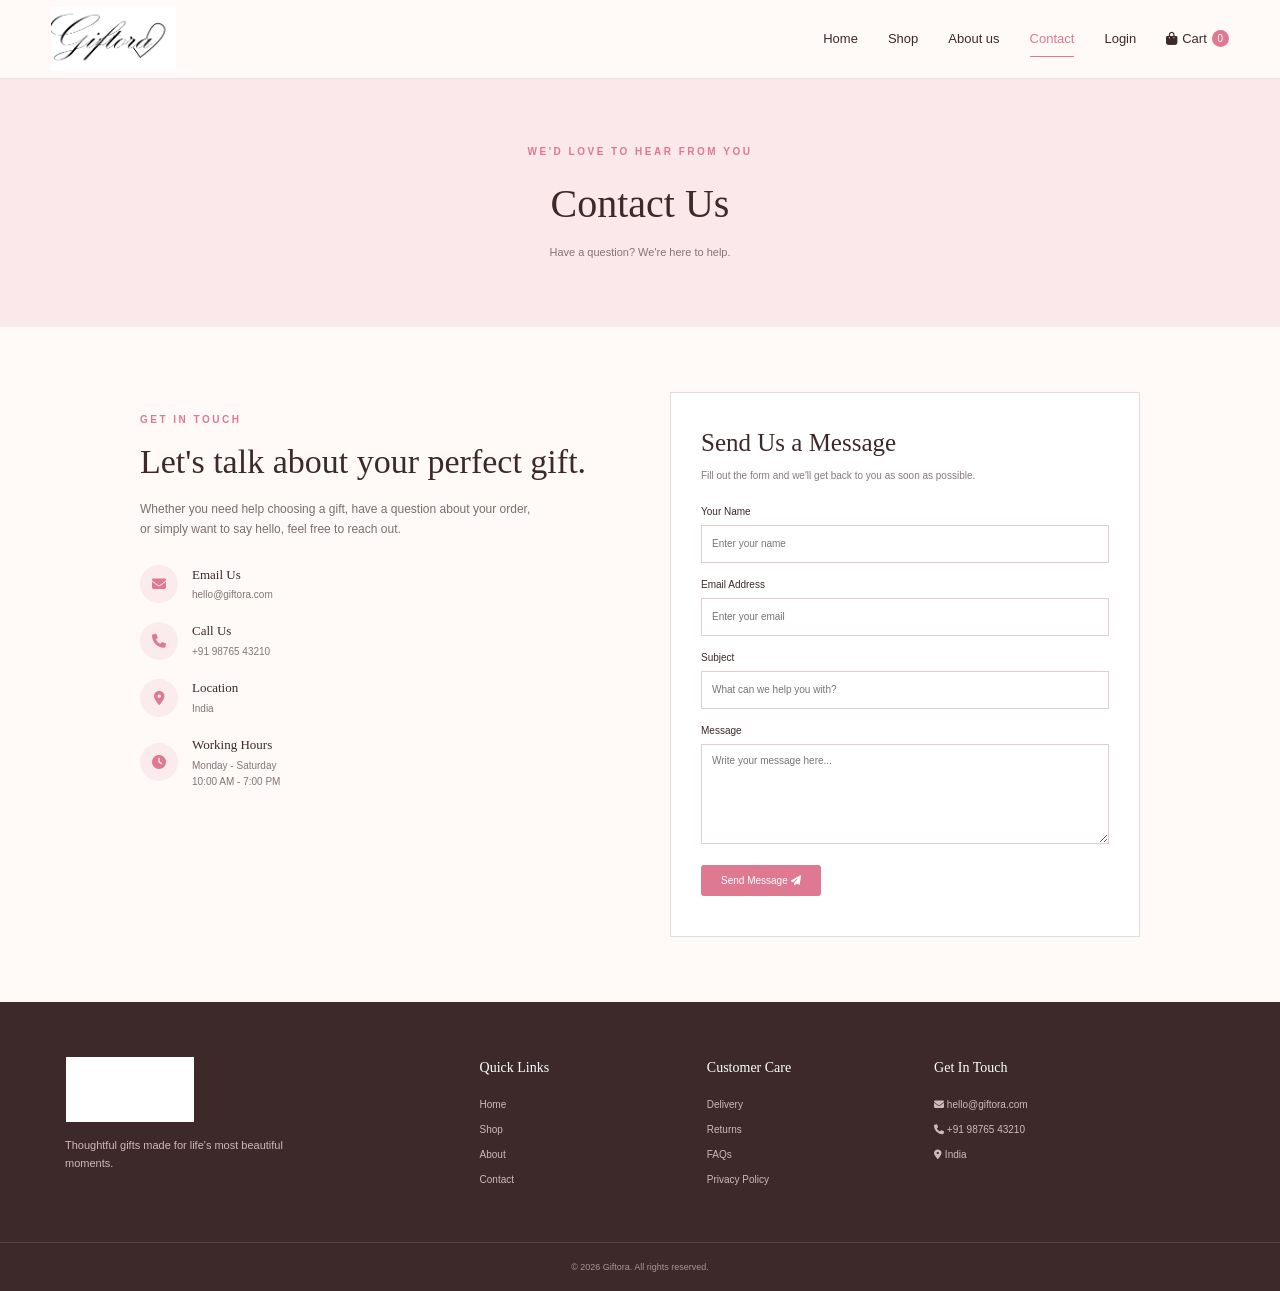
<file: contact.html>
<!DOCTYPE html>
<html lang="en">

<head>
    <meta charset="UTF-8">

    <meta name="viewport"
        content="width=device-width, initial-scale=1.0">

    <title>Giftora | Contact Us</title>
   <link rel="stylesheet" href="style.css">

    <!-- Font Awesome -->
    <link rel="stylesheet"
        href="https://cdnjs.cloudflare.com/ajax/libs/font-awesome/6.5.2/css/all.min.css">
</head>


<body>


<!--  
     NAVBAR
-->

<header class="navbar">

    <div class="nav-container">

        <a href="index.html" class="logo">
            <img src="logo.png"
                 alt="Giftora Logo">
        </a>


        <nav class="nav-links" id="navLinks">

            <a href="index.html">
                Home
            </a>

            <a href="products.html">
                Shop
            </a>

            <a href="about.html">
                About us
            </a>

            <a href="contact.html" class="active">
                Contact
            </a>

            <a href="login.html">
                Login
            </a>

            <a href="cart.html" class="cart-link">

                <i class="fa-solid fa-bag-shopping"></i>

                Cart

                <span id="cart-count">0</span>

            </a>

        </nav>


        <button class="menu-btn"
                id="menuBtn"
                aria-label="Open menu">

            <i class="fa-solid fa-bars"></i>

        </button>

    </div>

</header>



<!-- =====================================================
     PAGE HEADER
===================================================== -->

<section class="page-header">

    <p class="eyebrow">
        WE'D LOVE TO HEAR FROM YOU
    </p>

    <h1>
        Contact Us
    </h1>

    <p>
        Have a question? We're here to help.
    </p>

</section>



<!-- =====================================================
     CONTACT SECTION
===================================================== -->

<section class="contact-section">


    <!-- CONTACT INFORMATION -->

    <div class="contact-info">

        <p class="eyebrow">
            GET IN TOUCH
        </p>

        <h2>
            Let's talk about
            your perfect gift.
        </h2>

        <p class="contact-intro">
            Whether you need help choosing a gift,
            have a question about your order, or simply
            want to say hello, feel free to reach out.
        </p>


        <!-- EMAIL -->

        <div class="contact-item">

            <div class="contact-icon">

                <i class="fa-solid fa-envelope"></i>

            </div>

            <div>

                <h3>
                    Email Us
                </h3>

                <p>
                    hello@giftora.com
                </p>

            </div>

        </div>



        <!-- PHONE -->

        <div class="contact-item">

            <div class="contact-icon">

                <i class="fa-solid fa-phone"></i>

            </div>

            <div>

                <h3>
                    Call Us
                </h3>

                <p>
                    +91 98765 43210
                </p>

            </div>

        </div>



        <!-- LOCATION -->

        <div class="contact-item">

            <div class="contact-icon">

                <i class="fa-solid fa-location-dot"></i>

            </div>

            <div>

                <h3>
                    Location
                </h3>

                <p>
                    India
                </p>

            </div>

        </div>



        <!-- WORKING HOURS -->

        <div class="contact-item">

            <div class="contact-icon">

                <i class="fa-solid fa-clock"></i>

            </div>

            <div>

                <h3>
                    Working Hours
                </h3>

                <p>
                    Monday - Saturday
                </p>

                <p>
                    10:00 AM - 7:00 PM
                </p>

            </div>

        </div>

    </div>



    <!-- CONTACT FORM -->

    <div class="contact-form-box">

        <h2>
            Send Us a Message
        </h2>

        <p>
            Fill out the form and we'll get back to you
            as soon as possible.
        </p>


        <form id="contactForm">


            <!-- NAME -->

            <div class="form-group">

                <label for="name">
                    Your Name
                </label>

                <input
                    type="text"
                    id="name"
                    name="name"
                    placeholder="Enter your name"
                    required>

            </div>



            <!-- EMAIL -->

            <div class="form-group">

                <label for="email">
                    Email Address
                </label>

                <input
                    type="email"
                    id="email"
                    name="email"
                    placeholder="Enter your email"
                    required>

            </div>



            <!-- SUBJECT -->

            <div class="form-group">

                <label for="subject">
                    Subject
                </label>

                <input
                    type="text"
                    id="subject"
                    name="subject"
                    placeholder="What can we help you with?"
                    required>

            </div>



            <!-- MESSAGE -->

            <div class="form-group">

                <label for="message">
                    Message
                </label>

                <textarea
                    id="message"
                    name="message"
                    rows="6"
                    placeholder="Write your message here..."
                    required></textarea>

            </div>



            <!-- SUBMIT -->

            <button
                type="submit"
                class="contact-submit">

                Send Message

                <i class="fa-solid fa-paper-plane"></i>

            </button>


            <p id="formMessage"
               class="form-message">
            </p>

        </form>

    </div>

</section>



<!-- =====================================================
     FAQ SECTION
===================================================== -->

<section class="faq-section">

    <div class="section-heading">

        <p class="eyebrow">
            QUICK ANSWERS
        </p>

        <h2>
            Frequently Asked Questions
        </h2>

    </div>


    <div class="faq-grid">


        <div class="faq-card">

            <h3>
                How can I track my order?
            </h3>

            <p>
                Once your order is shipped, you will
                receive tracking information through
                your registered email address.
            </p>

        </div>



        <div class="faq-card">

            <h3>
                Can I send a gift directly to someone?
            </h3>

            <p>
                Yes! Simply enter the recipient's delivery
                address during checkout.
            </p>

        </div>



        <div class="faq-card">

            <h3>
                Can I add a personal message?
            </h3>

            <p>
                Yes. Many of our gifts can include a
                personalized message for your loved one.
            </p>

        </div>



        <div class="faq-card">

            <h3>
                How can I contact Giftora?
            </h3>

            <p>
                You can contact us through the form on
                this page or email us at hello@giftora.com.
            </p>

        </div>

    </div>

</section>



<!-- =====================================================
     FOOTER
===================================================== -->

<footer>

    <div class="footer-container">


        <!-- BRAND -->

        <div class="footer-brand">

            <img src="logo.png"
                 alt="Giftora Logo">

            <p>
                Thoughtful gifts made for life's
                most beautiful moments.
            </p>

        </div>



        <!-- QUICK LINKS -->

        <div class="footer-column">

            <h3>
                Quick Links
            </h3>

            <a href="index.html">
                Home
            </a>

            <a href="products.html">
                Shop
            </a>

            <a href="about.html">
                About
            </a>

            <a href="contact.html">
                Contact
            </a>

        </div>



        <!-- CUSTOMER CARE -->

        <div class="footer-column">

            <h3>
                Customer Care
            </h3>

            <a href="#">
                Delivery
            </a>

            <a href="#">
                Returns
            </a>

            <a href="#">
                FAQs
            </a>

            <a href="#">
                Privacy Policy
            </a>

        </div>



        <!-- CONTACT -->

        <div class="footer-column">

            <h3>
                Get In Touch
            </h3>

            <p>
                <i class="fa-solid fa-envelope"></i>
                hello@giftora.com
            </p>

            <p>
                <i class="fa-solid fa-phone"></i>
                +91 98765 43210
            </p>

            <p>
                <i class="fa-solid fa-location-dot"></i>
                India
            </p>

        </div>
    </div>


    <div class="footer-bottom">

        <p>
            © 2026 Giftora. All rights reserved.
        </p>

    </div>

</footer>



<!-- =====================================================
     JAVASCRIPT
===================================================== -->

<script>

/* =====================================================
   MOBILE MENU
===================================================== */

const menuBtn = document.getElementById("menuBtn");
const navLinks = document.getElementById("navLinks");

if (menuBtn) {

    menuBtn.addEventListener("click", function () {

        navLinks.classList.toggle("show");

    });

}



/* =====================================================
   CONTACT FORM
===================================================== */

const contactForm =
    document.getElementById("contactForm");

const formMessage =
    document.getElementById("formMessage");


if (contactForm) {

    contactForm.addEventListener("submit", function(event) {

        event.preventDefault();


        formMessage.textContent =
            "Thank you! Your message has been sent successfully. 💗";


        formMessage.style.display = "block";


        contactForm.reset();

    });

}



/* =====================================================
   CART COUNT
===================================================== */

function updateCartCount() {

    const cart =
        JSON.parse(
            localStorage.getItem("giftoraCart")
        ) || [];


    const count =
        cart.reduce(function(total, item) {

            return total + (item.quantity || 0);

        }, 0);


    const cartCount =
        document.getElementById("cart-count");


    if (cartCount) {

        cartCount.textContent = count;

    }

}


updateCartCount();

</script>


</body>

</html>
</file>
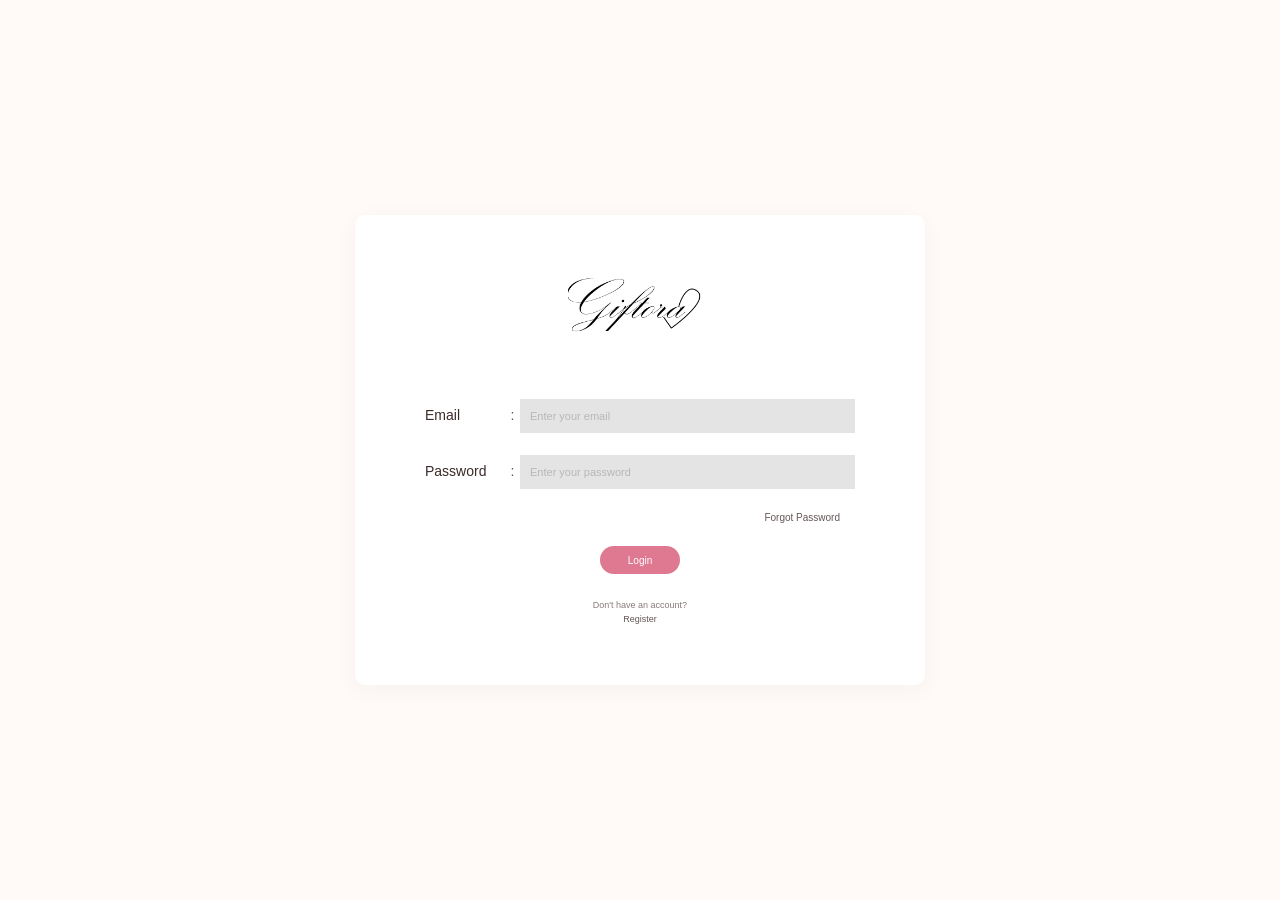
<file: login.html>
<!DOCTYPE html>
<html lang="en">

<head>

    <meta charset="UTF-8">

    <meta name="viewport"
        content="width=device-width, initial-scale=1.0">

    <title>Giftora | Login</title>
   <link rel="stylesheet" href="style.css">
</head>


<body class="login-page">


    <!-- ================================
         LOGIN CONTAINER
    ================================= -->

    <main class="login-container">


        <!-- ================================
             LOGIN CARD
        ================================= -->

        <div class="login-card">


            <!-- LOGO -->

            <a href="index.html" class="login-logo">

                <img src="logo.png"
                     alt="Giftora Logo">

            </a>



            <!-- LOGIN FORM -->

            <form id="loginForm">


                <!-- EMAIL -->

                <div class="login-field">

                    <label for="email">
                        Email
                    </label>

                    <span>:</span>

                    <input
                        type="email"
                        id="email"
                        name="email"
                        placeholder="Enter your email"
                        required>

                </div>



                <!-- PASSWORD -->

                <div class="login-field">

                    <label for="password">
                        Password
                    </label>

                    <span>:</span>

                    <input
                        type="password"
                        id="password"
                        name="password"
                        placeholder="Enter your password"
                        required>

                </div>



                <!-- FORGOT PASSWORD -->

                <div class="forgot-password">

                    <a href="#">
                        Forgot Password
                    </a>

                </div>



                <!-- LOGIN BUTTON -->

                <button
                    type="submit"
                    class="login-btn">

                    Login

                </button>



                <!-- REGISTER -->

                <div class="register-text">

                    <p>
                        Don't have an account?
                    </p>

                    <a href="#">
                        Register
                    </a>

                </div>


                <!-- MESSAGE -->

                <p id="loginMessage"
                   class="login-message">
                </p>


            </form>

        </div>

    </main>
    <script src="script.js"></script>
</body>
</html>
</file>
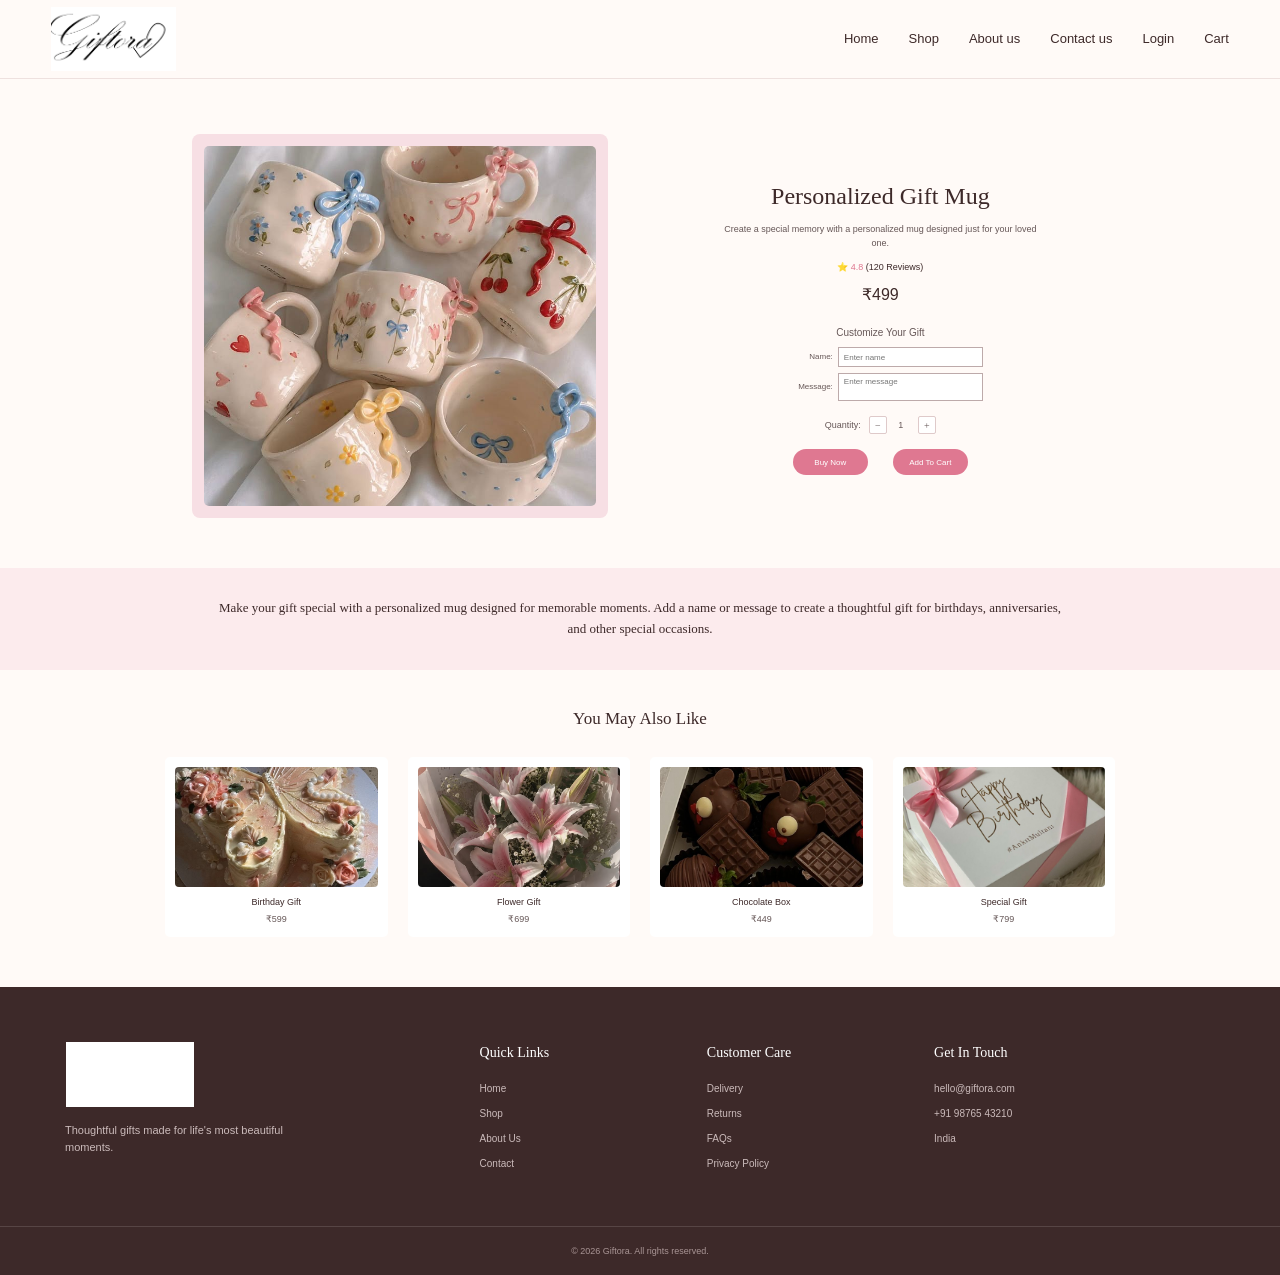
<file: product-details.html>
<!DOCTYPE html>
<html lang="en">

<head>

    <meta charset="UTF-8">

    <meta name="viewport" content="width=device-width, initial-scale=1.0">

    <title>Giftora | Product Details</title>

    <link rel="stylesheet" href="style.css">

</head>


<body class="product-details-page">


<!-- =====================================================
     NAVBAR
===================================================== -->

<header class="navbar">

    <div class="nav-container">

        <a href="index.html" class="logo">

            <img src="logo.png"
                 alt="Giftora Logo">

        </a>


        <nav class="nav-links" id="navLinks">

            <a href="index.html">
                Home
            </a>

            <a href="products.html">
                Shop
            </a>

            <a href="about.html">
                About us
            </a>

            <a href="contact.html">
                Contact us
            </a>

            <a href="login.html">
                Login
            </a>

            <a href="cart.html">
                Cart
            </a>

        </nav>


        <button class="menu-btn" id="menuBtn">
            ☰
        </button>

    </div>

</header>



<!-- =====================================================
     PRODUCT DETAILS
===================================================== -->

<main>

    <section class="product-detail-container">


        <!-- PRODUCT IMAGE -->

        <div class="product-detail-image">

            <img
                src="mug.jpg"
                alt="Personalized Gift Mug"
                id="productImage">

        </div>



        <!-- PRODUCT INFORMATION -->

        <div class="product-detail-info">


            <h1 id="productName">
                Personalized Gift Mug
            </h1>


            <p class="product-detail-description">

                Create a special memory with a personalized
                mug designed just for your loved one.

            </p>


            <!-- RATING -->

            <div class="product-rating">

                ⭐ <span>4.8</span>
                (120 Reviews)

            </div>


            <!-- PRICE -->

            <div class="product-detail-price">

                ₹499

            </div>



            <!-- CUSTOMIZATION -->

            <p class="customize-title">
                Customize Your Gift
            </p>


            <div class="customize-field">

                <label for="giftName">
                    Name:
                </label>

                <input
                    type="text"
                    id="giftName"
                    placeholder="Enter name">

            </div>


            <div class="customize-field">

                <label for="giftMessage">
                    Message:
                </label>

                <textarea
                    id="giftMessage"
                    placeholder="Enter message"></textarea>

            </div>



            <!-- QUANTITY -->

            <div class="product-quantity">

                <span>
                    Quantity:
                </span>


                <button
                    type="button"
                    id="minusBtn">

                    −

                </button>


                <span
                    class="quantity-number"
                    id="quantity">

                    1

                </span>


                <button
                    type="button"
                    id="plusBtn">

                    +

                </button>

            </div>



            <!-- BUTTONS -->

            <div class="product-detail-actions">

                <button
                    type="button"
                    id="buyNowBtn">

                    Buy Now

                </button>


                <button
                    type="button"
                    id="addCartBtn">

                    Add To Cart

                </button>

            </div>


            <p
                class="product-cart-message"
                id="cartMessage">

                Added to cart successfully! ❤️

            </p>


        </div>

    </section>



    <!-- =================================================
         DESCRIPTION
    ================================================== -->

    <section class="product-description-section">

        <p>

            Make your gift special with a personalized mug
            designed for memorable moments. Add a name or
            message to create a thoughtful gift for birthdays,
            anniversaries, and other special occasions.

        </p>

    </section>



    <!-- =================================================
         YOU MAY ALSO LIKE
    ================================================== -->

    <section class="related-products">

        <h2>
            You May Also Like
        </h2>


        <div class="related-product-grid">


            <!-- PRODUCT 1 -->

            <div class="related-product-card">

                <img
                    src="cake.jpg"
                    alt="Birthday Gift">

                <h3>
                    Birthday Gift
                </h3>

                <p>
                    ₹599
                </p>

            </div>



            <!-- PRODUCT 2 -->

            <div class="related-product-card">

                <img
                    src="flower.jpg"
                    alt="Flower Gift">

                <h3>
                    Flower Gift
                </h3>

                <p>
                    ₹699
                </p>

            </div>



            <!-- PRODUCT 3 -->

            <div class="related-product-card">

                <img
                    src="chocolate.jpg"
                    alt="Chocolate Gift">

                <h3>
                    Chocolate Box
                </h3>

                <p>
                    ₹449
                </p>

            </div>



            <!-- PRODUCT 4 -->

            <div class="related-product-card">

                <img
                    src="gift.jpg"
                    alt="Special Gift">

                <h3>
                    Special Gift
                </h3>

                <p>
                    ₹799
                </p>

            </div>


        </div>

    </section>

</main>



<!-- =====================================================
     FOOTER
===================================================== -->

<footer>

    <div class="footer-container">


        <div class="footer-brand">

            <img
                src="logo.png"
                alt="Giftora Logo">

            <p>
                Thoughtful gifts made for life's
                most beautiful moments.
            </p>

        </div>



        <div class="footer-column">

            <h3>
                Quick Links
            </h3>

            <a href="index.html">
                Home
            </a>

            <a href="products.html">
                Shop
            </a>

            <a href="about.html">
                About Us
            </a>

            <a href="contact.html">
                Contact
            </a>

        </div>



        <div class="footer-column">

            <h3>
                Customer Care
            </h3>

            <a href="#">
                Delivery
            </a>

            <a href="#">
                Returns
            </a>

            <a href="#">
                FAQs
            </a>

            <a href="#">
                Privacy Policy
            </a>

        </div>



        <div class="footer-column">

            <h3>
                Get In Touch
            </h3>

            <p>
                hello@giftora.com
            </p>

            <p>
                +91 98765 43210
            </p>

            <p>
                India
            </p>

        </div>

    </div>


    <div class="footer-bottom">

        <p>
            © 2026 Giftora. All rights reserved.
        </p>

    </div>

</footer>



<!-- =====================================================
     JAVASCRIPT
===================================================== -->

<script>

/* =====================================================
   MOBILE MENU
===================================================== */

const menuBtn =
    document.getElementById("menuBtn");

const navLinks =
    document.getElementById("navLinks");


if (menuBtn) {

    menuBtn.addEventListener("click", function () {

        navLinks.classList.toggle("show");

    });

}



/* =====================================================
   QUANTITY
===================================================== */

let quantity = 1;

const quantityDisplay =
    document.getElementById("quantity");


document
    .getElementById("minusBtn")
    .addEventListener("click", function () {

        if (quantity > 1) {

            quantity--;

            quantityDisplay.textContent =
                quantity;

        }

    });


document
    .getElementById("plusBtn")
    .addEventListener("click", function () {

        quantity++;

        quantityDisplay.textContent =
            quantity;

    });



/* =====================================================
   ADD TO CART
===================================================== */

document
    .getElementById("addCartBtn")
    .addEventListener("click", function () {


        const name =
            document.getElementById("productName")
                .textContent;


        const price = 499;


        const image =
            document.getElementById("productImage")
                .src;


        let cart =
            JSON.parse(
                localStorage.getItem("giftoraCart")
            ) || [];


        const existingProduct =
            cart.find(function(item) {

                return item.name === name;

            });


        if (existingProduct) {

            existingProduct.quantity += quantity;

        } else {

            cart.push({

                id: "mug001",

                name: name,

                price: price,

                image: image,

                quantity: quantity

            });

        }


        localStorage.setItem(
            "giftoraCart",
            JSON.stringify(cart)
        );


        const message =
            document.getElementById("cartMessage");


        message.style.display =
            "block";


        setTimeout(function() {

            message.style.display =
                "none";

        }, 2500);

    });



/* =====================================================
   BUY NOW
===================================================== */

document
    .getElementById("buyNowBtn")
    .addEventListener("click", function () {


        document
            .getElementById("addCartBtn")
            .click();


        setTimeout(function() {

            window.location.href =
                "cart.html";

        }, 500);

    });

</script>


</body>

</html>
</file>
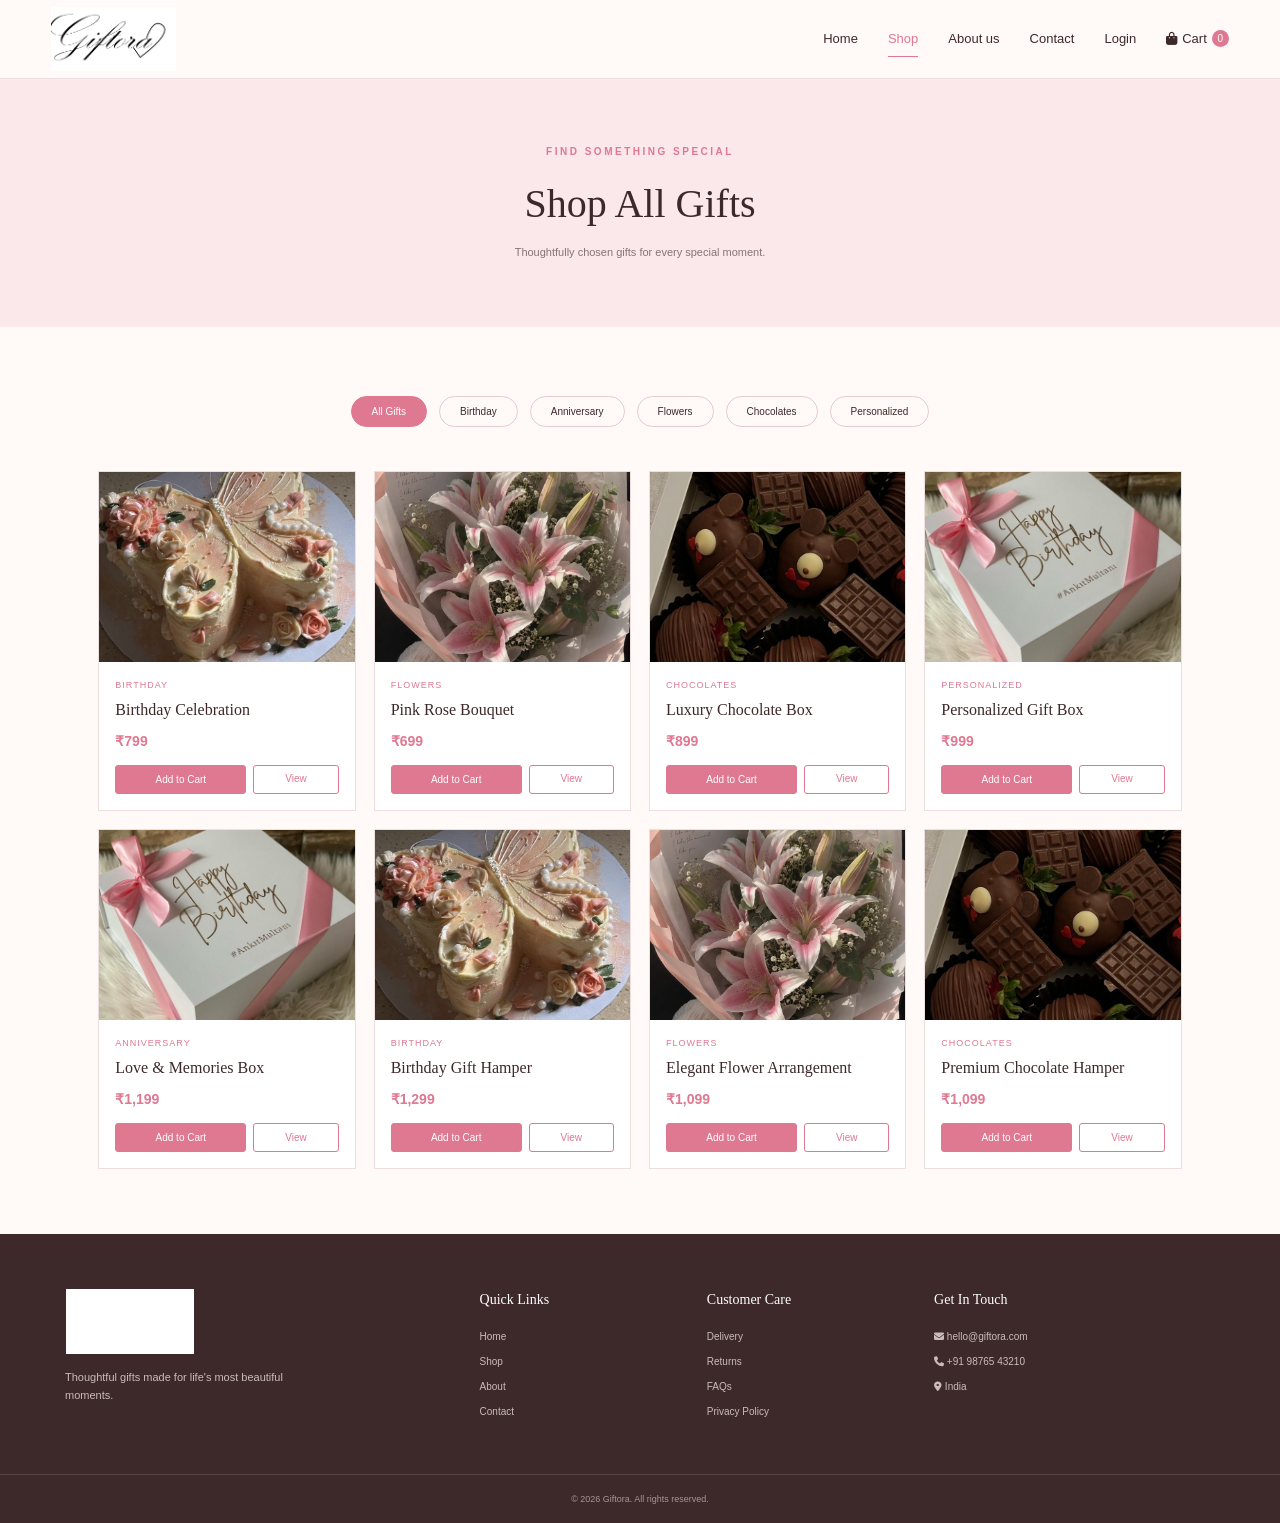
<file: products.html>
<!DOCTYPE html>
<html lang="en">

<head>
    <meta charset="UTF-8">

    <meta name="viewport"
        content="width=device-width, initial-scale=1.0">

    <title>Giftora | Shop All Gifts</title>

   <link rel="stylesheet" href="style.css">

    <!-- Icons -->
    <link rel="stylesheet"
        href="https://cdnjs.cloudflare.com/ajax/libs/font-awesome/6.5.2/css/all.min.css">
</head>


<body>


<header class="navbar">

    <div class="nav-container">

        <a href="index.html" class="logo">

            <img src="logo.png"
                 alt="Giftora Logo">

        </a>


        <nav class="nav-links" id="navLinks">

            <a href="index.html">
                Home
            </a>

            <a href="products.html" class="active">
                Shop
            </a>

            <a href="about.html">
                About us
            </a>

            <a href="contact.html">
                Contact
            </a>

            <a href="login.html">
                Login
            </a>

            <a href="cart.html" class="cart-link">

                <i class="fa-solid fa-bag-shopping"></i>

                Cart

                <span id="cart-count">0</span>

            </a>

        </nav>


     
        <button class="menu-btn"
                id="menuBtn"
                aria-label="Open menu">

            <i class="fa-solid fa-bars"></i>

        </button>

    </div>

</header>





<section class="page-header">

    <p class="eyebrow">
        FIND SOMETHING SPECIAL
    </p>

    <h1>
        Shop All Gifts
    </h1>

    <p>
        Thoughtfully chosen gifts for every special moment.
    </p>

</section>




<main class="products-page">




    <div class="filters">

        <button class="filter-btn active-filter"
                data-category="all">

            All Gifts

        </button>


        <button class="filter-btn"
                data-category="birthday">

            Birthday

        </button>


        <button class="filter-btn"
                data-category="anniversary">

            Anniversary

        </button>


        <button class="filter-btn"
                data-category="flowers">

            Flowers

        </button>


        <button class="filter-btn"
                data-category="chocolates">

            Chocolates

        </button>


        <button class="filter-btn"
                data-category="personalized">

            Personalized

        </button>

    </div>


    <div class="product-grid" id="productGrid">



        <div class="product-card"
             data-category="birthday">

            <div class="product-image">

                <img src="cake.jpg"
                     alt="Birthday Celebration Cake">

            </div>


            <div class="product-info">

                <p class="product-category">
                    Birthday
                </p>

                <h3>
                    Birthday Celebration
                </h3>

                <p class="product-price">
                    ₹799
                </p>


                <div class="product-actions">

                    <button class="add-cart-btn"
                            onclick="addToCart('Birthday Celebration', 799, '/cake.jpg')">

                        Add to Cart

                    </button>


                    <a href="product-details.html?product=birthday"
                       class="view-btn">

                        View

                    </a>

                </div>

            </div>

        </div>



    

        <div class="product-card"
             data-category="flowers">

            <div class="product-image">

                <img src="flower.jpg"
                     alt="Pink Flower Bouquet">

            </div>


            <div class="product-info">

                <p class="product-category">
                    Flowers
                </p>

                <h3>
                    Pink Rose Bouquet
                </h3>

                <p class="product-price">
                    ₹699
                </p>


                <div class="product-actions">

                    <button class="add-cart-btn"
                            onclick="addToCart('Pink Rose Bouquet', 699, '/flower.jpg')">

                        Add to Cart

                    </button>


                    <a href="product-details.html?product=flowers"
                       class="view-btn">

                        View

                    </a>

                </div>

            </div>

        </div>



       

        <div class="product-card"
             data-category="chocolates">

            <div class="product-image">

                <img src="chocolate.jpg"
                     alt="Chocolate Gift Box">

            </div>


            <div class="product-info">

                <p class="product-category">
                    Chocolates
                </p>

                <h3>
                    Luxury Chocolate Box
                </h3>

                <p class="product-price">
                    ₹899
                </p>


                <div class="product-actions">

                    <button class="add-cart-btn"
                            onclick="addToCart('Luxury Chocolate Box', 899, '/chocolate.jpg')">

                        Add to Cart

                    </button>


                    <a href="product-details.html?product=chocolates"
                       class="view-btn">

                        View

                    </a>

                </div>

            </div>

        </div>





        <div class="product-card"
             data-category="personalized">

            <div class="product-image">

                <img src="gift.jpg"
                     alt="Personalized Gift">

            </div>


            <div class="product-info">

                <p class="product-category">
                    Personalized
                </p>

                <h3>
                    Personalized Gift Box
                </h3>

                <p class="product-price">
                    ₹999
                </p>


                <div class="product-actions">

                    <button class="add-cart-btn"
                            onclick="addToCart('Personalized Gift Box', 999, '/gift.jpg')">

                        Add to Cart

                    </button>


                    <a href="product-details.html?product=personalized"
                       class="view-btn">

                        View

                    </a>

                </div>

            </div>

        </div>



   

        <div class="product-card"
             data-category="anniversary">

            <div class="product-image">

                <img src="gift.jpg"
                     alt="Anniversary Gift">

            </div>


            <div class="product-info">

                <p class="product-category">
                    Anniversary
                </p>

                <h3>
                    Love &amp; Memories Box
                </h3>

                <p class="product-price">
                    ₹1,199
                </p>


                <div class="product-actions">

                    <button class="add-cart-btn"
                            onclick="addToCart('Love & Memories Box', 1199, '/gift.jpg')">

                        Add to Cart

                    </button>


                    <a href="product-details.html?product=anniversary"
                       class="view-btn">

                        View

                    </a>

                </div>

            </div>

        </div>



        

        <div class="product-card"
             data-category="birthday">

            <div class="product-image">

                <img src="cake.jpg"
                     alt="Birthday Gift Hamper">

            </div>


            <div class="product-info">

                <p class="product-category">
                    Birthday
                </p>

                <h3>
                    Birthday Gift Hamper
                </h3>

                <p class="product-price">
                    ₹1,299
                </p>


                <div class="product-actions">

                    <button class="add-cart-btn"
                            onclick="addToCart('Birthday Gift Hamper', 1299, '/cake.jpg')">

                        Add to Cart

                    </button>


                    <a href="product-details.html?product=hamper"
                       class="view-btn">

                        View

                    </a>

                </div>

            </div>

        </div>



      

        <div class="product-card"
             data-category="flowers">

            <div class="product-image">

                <img src="flower.jpg"
                     alt="Elegant Flower Arrangement">

            </div>


            <div class="product-info">

                <p class="product-category">
                    Flowers
                </p>

                <h3>
                    Elegant Flower Arrangement
                </h3>

                <p class="product-price">
                    ₹1,099
                </p>


                <div class="product-actions">

                    <button class="add-cart-btn"
                            onclick="addToCart('Elegant Flower Arrangement', 1099, '/flower.jpg')">

                        Add to Cart

                    </button>


                    <a href="product-details.html?product=arrangement"
                       class="view-btn">

                        View

                    </a>

                </div>

            </div>

        </div>



      

        <div class="product-card"
             data-category="chocolates">

            <div class="product-image">

                <img src="chocolate.jpg"
                     alt="Premium Chocolate Hamper">

            </div>


            <div class="product-info">

                <p class="product-category">
                    Chocolates
                </p>

                <h3>
                    Premium Chocolate Hamper
                </h3>

                <p class="product-price">
                    ₹1,099
                </p>


                <div class="product-actions">

                    <button class="add-cart-btn"
                            onclick="addToCart('Premium Chocolate Hamper', 1099, '/chocolate.jpg')">

                        Add to Cart

                    </button>


                    <a href="product-details.html?product=premium-chocolate"
                       class="view-btn">

                        View

                    </a>

                </div>

            </div>

        </div>

    </div>


</main>



<footer>

    <div class="footer-container">


        <!-- BRAND -->

        <div class="footer-brand">

            <img src="logo.png"
                 alt="Giftora Logo">

            <p>
                Thoughtful gifts made for life's
                most beautiful moments.
            </p>

        </div>



        <!-- QUICK LINKS -->

        <div class="footer-column">

            <h3>
                Quick Links
            </h3>

            <a href="index.html">
                Home
            </a>

            <a href="products.html">
                Shop
            </a>

            <a href="about.html">
                About
            </a>

            <a href="contact.html">
                Contact
            </a>

        </div>



        <!-- CUSTOMER -->

        <div class="footer-column">

            <h3>
                Customer Care
            </h3>

            <a href="#">
                Delivery
            </a>

            <a href="#">
                Returns
            </a>

            <a href="#">
                FAQs
            </a>

            <a href="#">
                Privacy Policy
            </a>

        </div>



        <!-- CONTACT -->

        <div class="footer-column">

            <h3>
                Get In Touch
            </h3>

            <p>
                <i class="fa-solid fa-envelope"></i>
                hello@giftora.com
            </p>

            <p>
                <i class="fa-solid fa-phone"></i>
                +91 98765 43210
            </p>

            <p>
                <i class="fa-solid fa-location-dot"></i>
                India
            </p>

        </div>

    </div>



    <div class="footer-bottom">

        <p>
            © 2026 Giftora. All rights reserved.
        </p>

    </div>

</footer>




<script>



const menuBtn = document.getElementById("menuBtn");
const navLinks = document.getElementById("navLinks");

if (menuBtn) {

    menuBtn.addEventListener("click", function () {

        navLinks.classList.toggle("show");

    });

}



const filterButtons =
    document.querySelectorAll(".filter-btn");

const products =
    document.querySelectorAll(".product-card");


filterButtons.forEach(function(button) {

    button.addEventListener("click", function() {

        const category =
            this.getAttribute("data-category");


        /* Remove active class */

        filterButtons.forEach(function(btn) {

            btn.classList.remove("active-filter");

        });


        /* Add active class */

        this.classList.add("active-filter");


        /* Show products */

        products.forEach(function(product) {

            const productCategory =
                product.getAttribute("data-category");


            if (
                category === "all" ||
                productCategory === category
            ) {

                product.style.display = "block";

            } else {

                product.style.display = "none";

            }

        });

    });

});




function getCart() {

    return JSON.parse(
        localStorage.getItem("giftoraCart")
    ) || [];

}



function saveCart(cart) {

    localStorage.setItem(
        "giftoraCart",
        JSON.stringify(cart)
    );

}



function updateCartCount() {

    const cart = getCart();

    const count =
        cart.reduce(function(total, item) {

            return total + item.quantity;

        }, 0);


    const cartCount =
        document.getElementById("cart-count");


    if (cartCount) {

        cartCount.textContent = count;

    }

}



function addToCart(name, price, image) {

    let cart = getCart();


    const existingProduct =
        cart.find(function(item) {

            return item.name === name;

        });


    if (existingProduct) {

        existingProduct.quantity += 1;

    } else {

        cart.push({

            name: name,

            price: price,

            image: image,

            quantity: 1

        });

    }


    saveCart(cart);

    updateCartCount();


    alert(name + " added to cart!");

}


updateCartCount();

</script>


</body>

</html>
</file>
<file: style.css>
* {
margin: 0;
padding: 0;
box-sizing: border-box;
}
:root {
--cream: #fffaf7;
--light-pink: #fcebed;
--soft-pink: #f7dfe4;
--pink: #df7891;
--dark-pink: #c85f79;
--brown: #3d2929;
--text: #665757;
--white: #ffffff;
--border: #ead9d9;
}
html {
scroll-behavior: smooth;
}
body {
font-family: Georgia, "Times New Roman", serif;
background: var(--cream);
color: var(--text);
line-height: 1.6;
}
a {
text-decoration: none;
color: inherit;
}
button,
input {
font-family: inherit;
}
img {
max-width: 100%;
display: block;
}
.navbar {
width: 100%;
background: rgba(255, 250, 247, 0.98);
border-bottom: 1px solid #eee1df;
position: sticky;
top: 0;
z-index: 1000;
}
.nav-container {
width: 92%;
max-width: 1200px;
min-height: 78px;
margin: auto;
display: flex;
align-items: center;
justify-content: space-between;
}
.logo {
display: flex;
align-items: center;
width: 125px;
}
.logo img {
width: 125px;
height: auto;
object-fit: contain;
}
.nav-links {
display: flex;
align-items: center;
gap: 30px;
}
.nav-links a {
font-family: Arial, sans-serif;
font-size: 13px;
color: var(--brown);
position: relative;
transition: 0.3s ease;
}
.nav-links a:hover {
color: var(--pink);
}
.nav-links a.active {
color: var(--pink);
}
.nav-links a.active::after {
content: "";
position: absolute;
width: 100%;
height: 1px;
background: var(--pink);
bottom: -8px;
left: 0;
}
.cart-link {
display: flex;
align-items: center;
gap: 5px;
}
#cart-count {
background: var(--pink);
color: white;
font-family: Arial, sans-serif;
font-size: 10px;
min-width: 17px;
height: 17px;
border-radius: 50%;
display: flex;
align-items: center;
justify-content: center;
}
.menu-btn {
display: none;
border: none;
background: transparent;
font-size: 25px;
cursor: pointer;
color: var(--brown);
}
.hero {
background: var(--cream);
padding: 45px 0 55px;
}
.hero-container {
width: 92%;
max-width: 1200px;
min-height: 430px;
margin: auto;
background: #fff3f1;
display: flex;
align-items: center;
justify-content: space-between;
padding: 45px 75px;
overflow: hidden;
}
.hero-content {
width: 52%;
}
.eyebrow {
font-family: Arial, sans-serif;
color: var(--pink);
font-size: 10px;
letter-spacing: 2.5px;
font-weight: 600;
margin-bottom: 12px;
}
.hero h1 {
font-size: clamp(40px, 5vw, 65px);
line-height: 1.05;
color: var(--brown);
font-weight: 500;
margin-bottom: 22px;
}
.hero h1 span {
color: var(--pink);
font-style: italic;
}
.hero-description {
font-family: Arial, sans-serif;
font-size: 14px;
line-height: 1.8;
color: #776767;
max-width: 470px;
margin-bottom: 28px;
}
.hero-buttons {
display: flex;
align-items: center;
gap: 12px;
}
.primary-btn {
display: inline-flex;
align-items: center;
justify-content: center;
background: var(--pink);
color: white;
font-family: Arial, sans-serif;
font-size: 11px;
padding: 11px 22px;
border-radius: 4px;
border: 1px solid var(--pink);
transition: 0.3s ease;
}
.primary-btn:hover {
background: var(--dark-pink);
border-color: var(--dark-pink);
transform: translateY(-2px);
}
.secondary-btn {
display: inline-flex;
align-items: center;
justify-content: center;
color: var(--pink);
font-family: Arial, sans-serif;
font-size: 11px;
padding: 11px 22px;
border: 1px solid var(--pink);
border-radius: 4px;
transition: 0.3s ease;
}
.secondary-btn:hover {
background: var(--pink);
color: white;
}
.hero-image {
    width: 42%;
    display: flex;
    justify-content: center;
    align-items: center;
}

.hero-circle {
    width: 320px;
    height: 320px;
    background: #f5d6dc;
    border-radius: 50%;
    padding: 15px;
    overflow: hidden;

    display: flex;
    justify-content: center;
    align-items: center;
}

.hero-circle img {
    width: 100%;
    height: 100%;
    object-fit: cover;
    object-position: center;
    border-radius: 50%;
    display: block;
}
.section-heading {
text-align: center;
margin-bottom: 38px;
}
.section-heading h2 {
font-size: 31px;
color: var(--brown);
font-weight: 500;
margin-bottom: 8px;
}
.section-heading > p:last-child {
font-family: Arial, sans-serif;
font-size: 12px;
color: #8a7b7b;
}
.occasion-section {
width: 92%;
max-width: 1200px;
margin: auto;
padding: 70px 0;
}
.occasion-grid {
display: grid;
grid-template-columns: repeat(5, 1fr);
gap: 15px;
}
.occasion-card {
background: white;
border: 1px solid var(--border);
min-height: 135px;
padding: 22px 12px;
text-align: center;
transition: 0.3s ease;
}
.occasion-card:hover {
transform: translateY(-5px);
box-shadow: 0 10px 25px rgba(80, 40, 40, 0.08);
}
.occasion-icon {
width: 45px;
height: 45px;
margin: auto auto 10px;
border-radius: 50%;
background: var(--light-pink);
display: flex;
align-items: center;
justify-content: center;
font-size: 21px;
}
.occasion-card h3 {
font-size: 15px;
font-weight: 500;
color: var(--brown);
margin-bottom: 3px;
}
.occasion-card p {
font-family: Arial, sans-serif;
font-size: 9px;
color: #998989;
}
.featured-section {
background: #fff0f2;
padding: 75px 4%;
}
.product-grid {
width: 92%;
max-width: 1200px;
margin: auto;
display: grid;
grid-template-columns: repeat(4, 1fr);
gap: 18px;
}
.product-card {
background: white;
border: 1px solid #eedede;
overflow: hidden;
transition: 0.3s ease;
}
.product-card:hover {
transform: translateY(-5px);
box-shadow: 0 12px 30px rgba(70, 30, 30, 0.08);
}
.product-image {
height: 190px;
background: #f8dfe4;
display: flex;
align-items: center;
justify-content: center;
overflow: hidden;
}
.product-image img {
width: 100%;
height: 100%;
object-fit: cover;
transition: 0.4s ease;
}
.product-card:hover .product-image img {
transform: scale(1.04);
}
.product-info {
padding: 16px;
}
.product-category {
font-family: Arial, sans-serif;
color: var(--pink);
font-size: 9px;
text-transform: uppercase;
letter-spacing: 1px;
margin-bottom: 5px;
}
.product-info h3 {
color: var(--brown);
font-size: 16px;
font-weight: 500;
margin-bottom: 7px;
}
.product-price {
color: var(--pink);
font-family: Arial, sans-serif;
font-weight: bold;
font-size: 14px;
margin-bottom: 13px;
}
.product-actions {
display: flex;
gap: 7px;
}
.add-cart-btn {
flex: 1;
background: var(--pink);
color: white;
border: 1px solid var(--pink);
padding: 8px 5px;
font-family: Arial, sans-serif;
font-size: 10px;
cursor: pointer;
border-radius: 3px;
transition: 0.3s ease;
}
.add-cart-btn:hover {
background: var(--dark-pink);
}
.view-btn {
display: flex;
align-items: center;
justify-content: center;
flex: 0.7;
color: var(--pink);
border: 1px solid var(--pink);
font-family: Arial, sans-serif;
font-size: 10px;
border-radius: 3px;
}
.view-btn:hover {
background: var(--pink);
color: white;
}
.section-button {
text-align: center;
margin-top: 35px;
}
.why-section {
padding: 75px 4%;
background: #fbe9ec;
}
.why-grid {
width: 92%;
max-width: 1100px;
margin: auto;
display: grid;
grid-template-columns: repeat(4, 1fr);
gap: 18px;
}
.why-card {
background: #fffafa;
padding: 25px 18px;
text-align: center;
border: 1px solid #f0dddd;
}
.why-icon {
font-size: 28px;
margin-bottom: 10px;
}
.why-card h3 {
color: var(--brown);
font-size: 15px;
font-weight: 500;
margin-bottom: 8px;
}
.why-card p {
font-family: Arial, sans-serif;
font-size: 10px;
line-height: 1.7;
color: #827272;
}
.how-section {
padding: 75px 4%;
background: var(--cream);
}
.how-grid {
width: 90%;
max-width: 950px;
margin: auto;
display: grid;
grid-template-columns: repeat(3, 1fr);
gap: 35px;
}
.how-card {
position: relative;
text-align: center;
padding: 25px;
}
.step-number {
display: block;
font-family: Arial, sans-serif;
font-size: 11px;
color: var(--pink);
letter-spacing: 2px;
margin-bottom: 15px;
}
.how-card h3 {
font-size: 18px;
color: var(--brown);
font-weight: 500;
margin-bottom: 8px;
}
.how-card p {
font-family: Arial, sans-serif;
font-size: 11px;
color: #847575;
}
.special-section {
background: #f5dfe3;
padding: 65px 20px;
text-align: center;
}
.special-content {
max-width: 650px;
margin: auto;
}
.special-section h2 {
color: var(--brown);
font-size: 35px;
line-height: 1.2;
font-weight: 500;
margin-bottom: 12px;
}
.special-section p:not(.eyebrow) {
font-family: Arial, sans-serif;
font-size: 12px;
color: #786969;
margin-bottom: 23px;
}
.reviews-section {
background: var(--cream);
padding: 75px 4%;
}
.review-grid {
width: 92%;
max-width: 1100px;
margin: auto;
display: grid;
grid-template-columns: repeat(3, 1fr);
gap: 20px;
}
.review-card {
background: white;
border: 1px solid var(--border);
padding: 28px;
text-align: center;
}
.stars {
color: #e4a64e;
font-size: 13px;
letter-spacing: 3px;
margin-bottom: 12px;
}
.review-card > p {
font-family: Arial, sans-serif;
font-size: 11px;
color: #766767;
line-height: 1.8;
margin-bottom: 17px;
}
.review-card h4 {
color: var(--brown);
font-size: 14px;
font-weight: 500;
}
.review-card span {
font-family: Arial, sans-serif;
font-size: 9px;
color: #a49494;
}
footer {
background: var(--brown);
color: white;
padding-top: 55px;
}
.footer-container {
width: 92%;
max-width: 1150px;
margin: auto;
display: grid;
grid-template-columns: 2fr 1fr 1fr 1.5fr;
gap: 40px;
padding-bottom: 45px;
}
.footer-brand {
display: flex;
flex-direction: column;
align-items: flex-start;
}
.footer-brand img {
width: 130px;
height: auto;
max-height: 65px;
object-fit: contain;
display: block;
margin-bottom: 15px;
opacity: 1;
filter: brightness(0) invert(1);
}
.footer-brand p {
font-family: Arial, sans-serif;
color: #cbbbbb;
font-size: 11px;
max-width: 230px;
}
.footer-column h3 {
font-size: 14px;
font-weight: 500;
margin-bottom: 17px;
}
.footer-column a,
.footer-column p {
display: block;
font-family: Arial, sans-serif;
font-size: 10px;
color: #cbbbbb;
margin-bottom: 9px;
transition: 0.3s ease;
}
.footer-column a:hover {
color: white;
}
.footer-bottom {
border-top: 1px solid #574545;
text-align: center;
padding: 17px;
}
.footer-bottom p {
font-family: Arial, sans-serif;
font-size: 9px;
color: #a99595;
}
.page-header {
background: #fbe8eb;
text-align: center;
padding: 65px 20px;
}
.page-header h1 {
font-size: 40px;
color: var(--brown);
font-weight: 500;
margin: 8px 0;
}
.page-header > p:last-child {
font-family: Arial, sans-serif;
font-size: 11px;
color: #847474;
}
.products-page {
width: 92%;
max-width: 1200px;
margin: auto;
padding: 65px 0;
}
.filters {
text-align: center;
margin-bottom: 40px;
}
.filter-btn {
background: transparent;
color: var(--brown);
border: 1px solid #e4cccc;
padding: 9px 20px;
margin: 4px;
border-radius: 20px;
font-family: Arial, sans-serif;
font-size: 10px;
cursor: pointer;
transition: 0.3s ease;
}
.filter-btn:hover,
.filter-btn.active-filter {
background: var(--pink);
color: white;
border-color: var(--pink);
}
.details-container {
width: 92%;
max-width: 1100px;
min-height: 620px;
margin: auto;
padding: 80px 0;
display: flex;
align-items: center;
gap: 70px;
}
.details-image {
width: 50%;
height: 450px;
background: #f7dfe4;
display: flex;
align-items: center;
justify-content: center;
overflow: hidden;
}
.details-image img {
width: 100%;
height: 100%;
object-fit: cover;
}
.details-content {
flex: 1;
}
.details-content h1 {
color: var(--brown);
font-size: 40px;
font-weight: 500;
margin: 8px 0 15px;
}
.details-content .product-price {
font-size: 22px;
}
.details-description {
font-family: Arial, sans-serif;
font-size: 13px;
color: #766767;
line-height: 1.8;
margin: 20px 0 25px;
}
.quantity {
width: 60px;
height: 40px;
border: 1px solid #decaca;
text-align: center;
margin-right: 8px;
}
.about-story {
width: 90%;
max-width: 1100px;
margin: 80px auto;
display: grid;
grid-template-columns: 1fr 1fr;
gap: 70px;
align-items: center;
}
.about-image {
width: 100%;
height: 480px;
overflow: hidden;
border-radius: 25px;
background: var(--soft-pink);
}
.about-image img {
width: 100%;
height: 100%;
object-fit: cover;
display: block;
}
.about-content {
padding: 10px;
}
.about-content h2 {
font-size: 42px;
line-height: 1.2;
color: var(--brown);
margin-bottom: 25px;
}
.about-content p:not(.eyebrow) {
margin-bottom: 18px;
font-size: 16px;
color: var(--text);
}
.about-content .primary-btn {
display: inline-block;
margin-top: 15px;
padding: 13px 25px;
background: var(--pink);
color: var(--white);
text-decoration: none;
border-radius: 25px;
transition: 0.3s ease;
}
.about-content .primary-btn:hover {
background: var(--dark-pink);
transform: translateY(-2px);
}
.about-values {
padding: 80px 5%;
background: var(--light-pink);
}
.about-values .section-heading {
text-align: center;
max-width: 650px;
margin: 0 auto 50px;
}
.about-values .section-heading h2 {
color: var(--brown);
font-size: 38px;
margin-bottom: 12px;
}
.about-values .section-heading > p:last-child {
color: var(--text);
}
.values-grid {
width: 100%;
max-width: 1100px;
margin: auto;
display: grid;
grid-template-columns: repeat(4, 1fr);
gap: 22px;
}
.value-card {
background: var(--white);
padding: 35px 22px;
text-align: center;
border-radius: 20px;
border: 1px solid var(--border);
transition: 0.3s ease;
}
.value-card:hover {
transform: translateY(-7px);
box-shadow: 0 12px 30px rgba(61, 41, 41, 0.08);
}
.value-icon {
width: 65px;
height: 65px;
margin: 0 auto 20px;
display: flex;
align-items: center;
justify-content: center;
border-radius: 50%;
background: var(--soft-pink);
color: var(--dark-pink);
font-size: 24px;
}
.value-card h3 {
color: var(--brown);
font-size: 20px;
margin-bottom: 12px;
}
.value-card p {
font-family: Arial, sans-serif;
color: var(--text);
font-size: 13px;
line-height: 1.7;
}
.about-highlight {
width: 90%;
max-width: 1100px;
margin: 90px auto;
display: grid;
grid-template-columns: 1.4fr 0.8fr;
gap: 60px;
align-items: center;
}
.highlight-content .eyebrow {
margin-bottom: 10px;
}
.highlight-content h2 {
color: var(--brown);
font-size: 40px;
line-height: 1.25;
margin-bottom: 20px;
}
.highlight-content > p:not(.eyebrow) {
max-width: 600px;
margin-bottom: 25px;
}
.highlight-points {
display: grid;
grid-template-columns: 1fr 1fr;
gap: 15px;
}
.highlight-point {
display: flex;
align-items: center;
gap: 10px;
color: var(--text);
font-size: 14px;
}
.highlight-point i {
width: 24px;
height: 24px;
display: flex;
align-items: center;
justify-content: center;
border-radius: 50%;
background: var(--pink);
color: white;
font-size: 11px;
}
.highlight-box {
background: var(--light-pink);
padding: 50px 35px;
text-align: center;
border-radius: 25px;
border: 1px solid var(--border);
}
.highlight-box > i {
font-size: 45px;
color: var(--pink);
margin-bottom: 20px;
}
.highlight-box h3 {
color: var(--brown);
font-size: 25px;
margin-bottom: 12px;
}
.highlight-box p {
font-size: 14px;
margin-bottom: 25px;
}
.highlight-box .secondary-btn {
display: inline-block;
padding: 12px 28px;
border: 1px solid var(--pink);
border-radius: 25px;
color: var(--dark-pink);
text-decoration: none;
transition: 0.3s ease;
}
.highlight-box .secondary-btn:hover {
background: var(--pink);
color: var(--white);
}
@media (max-width: 900px) {
.about-story {
grid-template-columns: 1fr;
gap: 40px;
}
.about-image {
height: 400px;
}
.values-grid {
grid-template-columns: repeat(2, 1fr);
}
.about-highlight {
grid-template-columns: 1fr;
gap: 40px;
}
}
@media (max-width: 600px) {
.about-story {
width: 92%;
margin: 50px auto;
}
.about-image {
height: 300px;
}
.about-content h2 {
font-size: 32px;
}
.about-values {
padding: 60px 5%;
}
.about-values .section-heading h2 {
font-size: 30px;
}
.values-grid {
grid-template-columns: 1fr;
}
.about-highlight {
width: 92%;
margin: 60px auto;
}
.highlight-content h2 {
font-size: 30px;
}
.highlight-points {
grid-template-columns: 1fr;
}
.highlight-box {
padding: 40px 25px;
}
}
.login-page {
min-height: 100vh;
background: #fffaf7;
display: flex;
align-items: center;
justify-content: center;
padding: 40px 20px;
}
.login-container {
width: 100%;
display: flex;
justify-content: center;
align-items: center;
}
.login-card {
width: 100%;
max-width: 570px;
min-height: 470px;
background: #ffffff;
border-radius: 10px;
padding: 55px 70px 50px;
box-shadow:
0 5px 25px rgba(61, 41, 41, 0.04);
}
.login-logo {
display: flex;
justify-content: center;
align-items: center;
margin-bottom: 55px;
text-decoration: none;
}
.login-logo img {
width: 145px;
height: auto;
display: block;
object-fit: contain;
}
.login-field {
display: grid;
grid-template-columns: 80px 15px 1fr;
align-items: center;
margin-bottom: 22px;
}
.login-field label {
font-family: Arial, sans-serif;
font-size: 14px;
color: #3d2929;
}
.login-field > span {
font-family: Arial, sans-serif;
font-size: 14px;
color: #665757;
text-align: center;
}
.login-field input {
width: 100%;
height: 34px;
border: none;
outline: none;
background: #e4e4e4;
padding: 7px 10px;
font-family: Arial, sans-serif;
font-size: 11px;
color: #665757;
}
.login-field input::placeholder {
color: #b7b7b7;
}
.login-field input:focus {
background: #dddddd;
box-shadow:
0 0 0 1px #df7891;
}
.forgot-password {
text-align: right;
margin-top: -8px;
margin-bottom: 18px;
padding-right: 15px;
}
.forgot-password a {
font-family: Arial, sans-serif;
font-size: 10px;
color: #665757;
text-decoration: none;
}
.forgot-password a:hover {
color: #df7891;
}
.login-btn {
display: block;
width: 80px;
height: 28px;
margin: 0 auto;
border: none;
border-radius: 20px;
background: #df7891;
color: #ffffff;
font-family: Arial, sans-serif;
font-size: 10px;
cursor: pointer;
transition: 0.3s ease;
}
.login-btn:hover {
background: #c85f79;
transform: translateY(-1px);
}
.register-text {
text-align: center;
margin-top: 25px;
font-family: Arial, sans-serif;
font-size: 9px;
color: #8a7a7a;
line-height: 1.5;
}
.register-text p {
margin: 0;
}
.register-text a {
color: #665757;
text-decoration: none;
}
.register-text a:hover {
color: #df7891;
}
.login-message {
display: none;
text-align: center;
margin-top: 18px;
font-family: Arial, sans-serif;
font-size: 11px;
}
@media (max-width: 600px) {
.login-page {
padding: 25px 15px;
}
.login-card {
max-width: 100%;
padding: 45px 30px 40px;
min-height: auto;
}
.login-logo {
margin-bottom: 40px;
}
.login-logo img {
width: 125px;
}
.login-field {
grid-template-columns: 70px 12px 1fr;
margin-bottom: 20px;
}
.login-field label {
font-size: 13px;
}
.forgot-password {
padding-right: 5px;
}
}
.cart-navbar {
width: 100%;
min-height: 60px;
background: #ffffff;
display: flex;
align-items: center;
justify-content: space-between;
padding: 8px 6%;
border-bottom: 1px solid #f1e7e7;
}
.cart-logo {
display: flex;
align-items: center;
}
.cart-logo img {
width: 95px;
height: auto;
display: block;
}
.cart-navbar nav {
display: flex;
align-items: center;
gap: 24px;
}
.cart-navbar nav a {
font-family: Arial, sans-serif;
font-size: 10px;
color: #3d2929;
text-decoration: none;
transition: 0.2s ease;
}
.cart-navbar nav a:hover {
color: #df7891;
}
.cart-title {
text-align: center;
background: #fffaf7;
padding: 25px 20px 18px;
}
.cart-title h1 {
color: #3d2929;
font-size: 25px;
font-weight: 500;
margin-bottom: 2px;
}
.cart-title p {
font-family: Arial, sans-serif;
font-size: 9px;
color: #8a7777;
}
.cart-area {
width: 100%;
background: #fcebed;
padding: 20px 7% 35px;
display: grid;
grid-template-columns: 1.35fr 0.65fr;
gap: 25px;
align-items: start;
}
.cart-items-section > h2,
.summary-section > h2 {
color: #3d2929;
font-size: 17px;
font-weight: 500;
margin-bottom: 12px;
}
.figma-cart-box {
background: #ffffff;
border-radius: 8px;
padding: 20px 15px;
min-height: 195px;
}
.figma-cart-item {
width: 100%;
display: flex;
align-items: center;
gap: 15px;
padding: 0 5px 15px;
margin-bottom: 15px;
border-bottom: 1px solid #f0e5e5;
}
.figma-cart-item:last-child {
border-bottom: none;
margin-bottom: 0;
padding-bottom: 0;
}
.figma-product-image {
width: 70px;
height: 60px;
flex-shrink: 0;
background: #fcebed;
border-radius: 6px;
overflow: hidden;
display: flex;
align-items: center;
justify-content: center;
}
.figma-product-image img {
width: 100%;
height: 100%;
object-fit: cover;
display: block;
}
.figma-product-info {
flex: 1;
}
.figma-product-info h3 {
font-size: 11px;
color: #3d2929;
font-weight: 500;
margin-bottom: 2px;
}
.figma-product-info > p {
font-family: Arial, sans-serif;
font-size: 10px;
color: #3d2929;
margin-bottom: 5px;
}
.quantity {
display: flex;
align-items: center;
gap: 5px;
font-family: Arial, sans-serif;
font-size: 8px;
color: #665757;
}
.quantity button {
width: 16px;
height: 16px;
padding: 0;
border: 1px solid #e6cccc;
background: #ffffff;
color: #665757;
border-radius: 2px;
cursor: pointer;
font-size: 10px;
line-height: 14px;
}
.quantity button:hover {
background: #fcebed;
border-color: #df7891;
}
.quantity-number {
min-width: 12px;
text-align: center;
font-size: 9px;
}
.remove-item {
display: block;
margin-top: 5px;
border: none;
background: transparent;
color: #c85f79;
font-family: Arial, sans-serif;
font-size: 7px;
padding: 0;
cursor: pointer;
text-decoration: underline;
}
.remove-item:hover {
color: #9f4059;
}
.figma-empty-cart {
display: none;
background: #ffffff;
border-radius: 8px;
padding: 50px 20px;
text-align: center;
}
.figma-empty-cart p {
font-family: Arial, sans-serif;
font-size: 12px;
color: #665757;
margin-bottom: 12px;
}
.figma-empty-cart a {
display: inline-block;
padding: 7px 16px;
background: #df7891;
color: #ffffff;
border-radius: 15px;
font-family: Arial, sans-serif;
font-size: 9px;
text-decoration: none;
}
.summary-box {
background: #ffffff;
border-radius: 8px;
padding: 28px 25px;
min-height: 195px;
}
.figma-summary-row {
display: flex;
justify-content: space-between;
align-items: center;
margin-bottom: 16px;
font-family: Arial, sans-serif;
font-size: 10px;
color: #3d2929;
}
.figma-summary-row span:last-child {
font-weight: 500;
}
.summary-box hr {
border: none;
border-top: 1px solid #ead9d9;
margin: 15px 0;
}
.figma-total-row {
display: flex;
justify-content: space-between;
align-items: center;
font-family: Arial, sans-serif;
font-size: 11px;
color: #3d2929;
margin-bottom: 25px;
}
.figma-total-row span:last-child {
font-weight: bold;
}
.figma-checkout-btn {
display: block;
width: 105px;
min-height: 32px;
margin: 0 auto;
border: none;
border-radius: 18px;
background: #df7891;
color: #ffffff;
font-family: Arial, sans-serif;
font-size: 8px;
line-height: 1.2;
cursor: pointer;
transition: 0.3s ease;
}
.figma-checkout-btn:hover {
background: #c85f79;
transform: translateY(-1px);
}
.figma-checkout-details {
width: 100%;
background: #fffaf7;
padding: 25px 20px 35px;
text-align: center;
}
.figma-checkout-details h2 {
color: #3d2929;
font-size: 18px;
font-weight: 500;
margin-bottom: 20px;
}
#checkoutForm {
width: 100%;
max-width: 450px;
margin: 0 auto;
}
.checkout-field {
display: grid;
grid-template-columns: 145px 1fr;
align-items: center;
gap: 15px;
margin-bottom: 12px;
text-align: left;
}
.checkout-field label {
font-family: Arial, sans-serif;
font-size: 9px;
color: #3d2929;
}
.checkout-field input {
width: 100%;
height: 26px;
border: none;
outline: none;
background: #dddddd;
padding: 5px 8px;
font-family: Arial, sans-serif;
font-size: 9px;
color: #665757;
}
.checkout-field input:focus {
background: #d5d5d5;
box-shadow: 0 0 0 1px #df7891;
}
.payment-method {
text-align: left;
margin-top: 25px;
margin-left: 160px;
font-family: Arial, sans-serif;
font-size: 9px;
color: #3d2929;
}
.payment-method > p {
margin-bottom: 5px;
font-weight: 500;
}
.payment-method label {
display: block;
margin-bottom: 4px;
cursor: pointer;
}
.payment-method input {
margin-right: 5px;
accent-color: #df7891;
}
.figma-checkout-details .place-order-btn {
display: block;
width: 80px;
height: 27px;
margin: 20px auto 0;
border: none;
border-radius: 15px;
background: #df7891;
color: #ffffff;
font-family: Arial, sans-serif;
font-size: 8px;
cursor: pointer;
transition: 0.3s ease;
}
.figma-checkout-details .place-order-btn:hover {
background: #c85f79;
transform: translateY(-1px);
}
.order-message {
display: none;
margin-top: 12px;
font-family: Arial, sans-serif;
font-size: 10px;
color: #c85f79;
}
@media (max-width: 800px) {
.cart-navbar {
padding: 10px 5%;
}
.cart-navbar nav {
gap: 12px;
}
.cart-navbar nav a {
font-size: 9px;
}
.cart-area {
grid-template-columns: 1fr;
padding: 25px 5%;
}
.summary-section {
width: 100%;
}
}
@media (max-width: 600px) {
.cart-navbar {
min-height: 55px;
padding: 8px 4%;
}
.cart-logo img {
width: 80px;
}
.cart-navbar nav {
gap: 8px;
}
.cart-navbar nav a {
font-size: 7px;
}
.cart-title {
padding: 22px 15px 15px;
}
.cart-title h1 {
font-size: 21px;
}
.cart-area {
padding: 20px 4%;
}
.figma-cart-item {
gap: 10px;
}
.figma-product-image {
width: 60px;
height: 55px;
}
.figma-product-info h3 {
font-size: 10px;
}
.checkout-field {
grid-template-columns: 1fr;
gap: 5px;
margin-bottom: 15px;
}
.checkout-field input {
height: 30px;
}
.payment-method {
margin-left: 0;
margin-top: 20px;
}
}
.cart-section {
width: 92%;
max-width: 1050px;
margin: auto;
padding: 70px 0;
}
.cart-item {
background: white;
border: 1px solid var(--border);
padding: 18px;
margin-bottom: 15px;
display: flex;
align-items: center;
gap: 20px;
}
.cart-item-image {
width: 80px;
height: 80px;
background: #f8dfe4;
display: flex;
align-items: center;
justify-content: center;
overflow: hidden;
}
.cart-item-image img {
width: 100%;
height: 100%;
object-fit: cover;
}
.cart-item-info {
flex: 1;
}
.cart-item-info h3 {
color: var(--brown);
font-size: 15px;
font-weight: 500;
}
.cart-item-info p {
font-family: Arial, sans-serif;
font-size: 10px;
color: #887878;
}
.cart-quantity {
display: flex;
align-items: center;
gap: 10px;
}
.qty-btn {
width: 28px;
height: 28px;
background: var(--light-pink);
border: 1px solid #e5cccc;
cursor: pointer;
}
.remove-btn {
background: transparent;
border: none;
color: #b64f64;
font-family: Arial, sans-serif;
font-size: 10px;
cursor: pointer;
}
.cart-summary {
background: #fbe8eb;
padding: 30px;
margin-top: 30px;
text-align: right;
}
.cart-total {
color: var(--brown);
font-size: 22px;
margin-bottom: 18px;
}
.empty-cart {
text-align: center;
padding: 80px 20px;
}
.empty-cart h2 {
color: var(--brown);
font-weight: 500;
margin-bottom: 10px;
}
.empty-cart p {
font-family: Arial, sans-serif;
font-size: 12px;
color: #857575;
margin-bottom: 20px;
}
.login-section {
min-height: 650px;
padding: 70px 20px;
display: flex;
align-items: center;
justify-content: center;
background: #fff7f5;
}
.login-box {
width: 100%;
max-width: 420px;
background: white;
border: 1px solid var(--border);
padding: 40px;
}
.login-box h1 {
color: var(--brown);
font-size: 30px;
font-weight: 500;
margin-bottom: 5px;
}
.login-box > p {
font-family: Arial, sans-serif;
font-size: 11px;
color: #897979;
margin-bottom: 25px;
}
.login-box label {
display: block;
font-family: Arial, sans-serif;
font-size: 11px;
color: var(--brown);
margin: 15px 0 6px;
}
.login-box input {
width: 100%;
height: 42px;
border: 1px solid #dfcece;
padding: 0 12px;
outline: none;
font-family: Arial, sans-serif;
font-size: 11px;
}
.login-box input:focus {
border-color: var(--pink);
}
.full-btn {
width: 100%;
margin-top: 18px;
cursor: pointer;
border: none;
}
#loginMessage {
font-family: Arial, sans-serif;
font-size: 11px;
text-align: center;
margin-top: 15px;
}
.about-section {
width: 92%;
max-width: 1100px;
margin: auto;
padding: 80px 0;
display: flex;
align-items: center;
gap: 65px;
}
.about-image {
width: 48%;
height: 380px;
background: #f8dfe4;
display: flex;
align-items: center;
justify-content: center;
overflow: hidden;
}
.about-image img {
width: 100%;
height: 100%;
object-fit: cover;
}
.about-content {
flex: 1;
}
.about-content h2 {
color: var(--brown);
font-size: 38px;
font-weight: 500;
line-height: 1.2;
margin: 10px 0 20px;
}
.about-content p {
font-family: Arial, sans-serif;
font-size: 12px;
color: #766767;
line-height: 1.9;
margin-bottom: 15px;
}
.contact-section {
    width: 90%;
    max-width: 1000px;
    margin: auto;
    padding: 65px 0;
    display: grid;
    grid-template-columns: 1fr 1fr;
    gap: 60px;
    background: var(--cream);
    text-align: left;
}

/* LEFT SIDE */

.contact-info {
    padding: 20px 0;
}

.contact-info h2 {
    color: var(--brown);
    font-size: 34px;
    font-weight: 500;
    line-height: 1.3;
    margin: 10px 0 15px;
}

.contact-intro {
    font-family: Arial, sans-serif;
    font-size: 12px;
    color: #7d6d6d;
    line-height: 1.7;
    margin-bottom: 25px;
    max-width: 400px;
}

.contact-item {
    display: flex;
    align-items: center;
    gap: 14px;
    margin-bottom: 18px;
}

.contact-icon {
    width: 38px;
    height: 38px;
    background: var(--light-pink);
    color: var(--pink);
    border-radius: 50%;

    display: flex;
    align-items: center;
    justify-content: center;

    font-size: 14px;
}

.contact-item h3 {
    color: var(--brown);
    font-size: 13px;
    font-weight: 500;
    margin-bottom: 2px;
}

.contact-item p {
    font-family: Arial, sans-serif;
    font-size: 10px;
    color: #857575;
}

/* RIGHT SIDE - FORM */

.contact-form-box {
    background: white;
    border: 1px solid var(--border);
    padding: 30px;
}

.contact-form-box h2 {
    color: var(--brown);
    font-size: 25px;
    font-weight: 500;
    margin-bottom: 5px;
}

.contact-form-box > p {
    font-family: Arial, sans-serif;
    font-size: 10px;
    color: #897979;
    margin-bottom: 20px;
}

.form-group {
    margin-bottom: 14px;
}

.form-group label {
    display: block;
    font-family: Arial, sans-serif;
    font-size: 10px;
    color: var(--brown);
    margin-bottom: 5px;
}

.form-group input,
.form-group textarea {
    width: 100%;
    border: 1px solid #dfcece;
    padding: 10px;
    outline: none;
    font-family: Arial, sans-serif;
    font-size: 10px;
}

.form-group input {
    height: 38px;
}

.form-group textarea {
    height: 100px;
    resize: vertical;
}

.form-group input:focus,
.form-group textarea:focus {
    border-color: var(--pink);
}

.contact-submit {
    background: var(--pink);
    color: white;
    border: none;
    padding: 10px 20px;
    font-family: Arial, sans-serif;
    font-size: 10px;
    cursor: pointer;
    border-radius: 3px;
}

.contact-submit:hover {
    background: var(--dark-pink);
}

.form-message {
    font-family: Arial, sans-serif;
    font-size: 10px;
    color: var(--pink);
    margin-top: 10px;
}

/* HIDE FAQ FOR A SHORTER PAGE */

.faq-section {
    display: none;
}

/* MOBILE */

@media (max-width: 700px) {
    .contact-section {
        grid-template-columns: 1fr;
        gap: 30px;
        padding: 45px 0;
    }

    .contact-info {
        text-align: center;
    }

    .contact-intro {
        margin: auto auto 25px;
    }

    .contact-item {
        justify-content: center;
    }

    .contact-form-box {
        padding: 25px;
    }
}
@media (max-width: 900px) {
.nav-links {
gap: 15px;
}
.nav-links a {
font-size: 11px;
}
.hero-container {
padding: 40px;
}
.hero-circle {
width: 260px;
height: 260px;
}
.occasion-grid {
grid-template-columns: repeat(3, 1fr);
}
.product-grid {
grid-template-columns: repeat(2, 1fr);
}
.why-grid {
grid-template-columns: repeat(2, 1fr);
}
.footer-container {
grid-template-columns: repeat(2, 1fr);
}
.details-container {
gap: 35px;
}
}
@media (max-width: 650px) {
.nav-container {
min-height: 65px;
}
.logo,
.logo img {
width: 95px;
}
.menu-btn {
display: block;
}
.nav-links {
display: none;
position: absolute;
top: 65px;
left: 0;
width: 100%;
background: var(--cream);
padding: 20px;
flex-direction: column;
gap: 18px;
border-bottom: 1px solid #eadada;
}
.nav-links.show {
display: flex;
}
.nav-links a {
font-size: 12px;
}
.hero {
padding: 20px 0 35px;
}
.hero-container {
width: 94%;
padding: 40px 20px;
flex-direction: column;
text-align: center;
gap: 35px;
}
.hero-content {
width: 100%;
}
.hero h1 {
font-size: 39px;
}
.hero-description {
font-size: 12px;
}
.hero-buttons {
justify-content: center;
}
.hero-image {
width: 100%;
}
.hero-circle {
width: 230px;
height: 230px;
}
.section-heading h2 {
font-size: 27px;
}
.occasion-section {
padding: 50px 0;
}
.occasion-grid {
grid-template-columns: repeat(2, 1fr);
}
.featured-section {
padding: 55px 3%;
}
.product-grid {
grid-template-columns: 1fr;
width: 94%;
}
.product-image {
height: 220px;
}
.why-section {
padding: 55px 3%;
}
.why-grid {
grid-template-columns: 1fr;
width: 94%;
}
.how-section {
padding: 55px 3%;
}
.how-grid {
grid-template-columns: 1fr;
gap: 10px;
}
.special-section h2 {
font-size: 28px;
}
.review-grid {
grid-template-columns: 1fr;
width: 94%;
}
.footer-container {
grid-template-columns: 1fr;
gap: 30px;
}
.footer-brand {
align-items: flex-start;
}
.footer-brand img {
width: 120px;
}
.page-header {
padding: 50px 20px;
}
.page-header h1 {
font-size: 31px;
}
.details-container {
width: 90%;
padding: 50px 0;
flex-direction: column;
gap: 35px;
}
.details-image {
width: 100%;
height: 330px;
}
.details-content h1 {
font-size: 31px;
}
.cart-section {
width: 94%;
padding: 50px 0;
}
.cart-item {
flex-wrap: wrap;
gap: 12px;
}
.cart-item-info {
min-width: calc(100% - 100px);
}
.cart-quantity {
margin-left: 100px;
}
.login-section {
padding: 50px 15px;
}
.login-box {
padding: 30px 22px;
}
.about-section {
width: 90%;
padding: 55px 0;
flex-direction: column;
gap: 35px;
}
.about-image {
width: 100%;
height: 280px;
}
.about-content h2 {
font-size: 30px;
}
.contact-grid {
grid-template-columns: 1fr;
}
}
@media (max-width: 400px) {
.occasion-grid {
grid-template-columns: 1fr;
}
.hero h1 {
font-size: 34px;
}
.hero-buttons {
flex-direction: column;
width: 100%;
}
.hero-buttons a {
width: 100%;
}
.product-actions {
flex-direction: column;
}
.view-btn {
padding: 8px;
}
}
.product-details-page {
background: #fffaf7;
color: #3d2929;
}
.product-detail-container {
width: 100%;
max-width: 1050px;
margin: 0 auto;
padding: 55px 6% 50px;
display: grid;
grid-template-columns: 1fr 1fr;
gap: 65px;
align-items: center;
}
.product-detail-image {
background: #f7dfe4;
border-radius: 8px;
padding: 12px;
width: 100%;
max-width: 450px;
margin: 0 auto;
}
.product-detail-image img {
width: 100%;
height: 360px;
object-fit: cover;
display: block;
border-radius: 5px;
}
.product-detail-info {
text-align: center;
}
.product-detail-info h1 {
font-size: 24px;
font-weight: 500;
color: #3d2929;
margin-bottom: 8px;
}
.product-detail-description {
font-family: Arial, sans-serif;
font-size: 9px;
color: #665757;
line-height: 1.5;
max-width: 330px;
margin: 0 auto 10px;
}
.product-rating {
font-family: Arial, sans-serif;
font-size: 9px;
color: #3d2929;
margin-bottom: 7px;
}
.product-rating span {
color: #df7891;
}
.product-detail-price {
font-family: Arial, sans-serif;
font-size: 16px;
font-weight: 500;
color: #3d2929;
margin-bottom: 18px;
}
.customize-title {
font-family: Arial, sans-serif;
font-size: 10px;
color: #665757;
margin-bottom: 6px;
}
.customize-field {
display: flex;
justify-content: center;
align-items: center;
margin-bottom: 6px;
gap: 5px;
}
.customize-field label {
width: 55px;
text-align: right;
font-family: Arial, sans-serif;
font-size: 8px;
color: #665757;
}
.customize-field input,
.customize-field textarea {
width: 145px;
height: 20px;
border: 1px solid #bdaaaa;
background: #ffffff;
outline: none;
padding: 3px 5px;
font-family: Arial, sans-serif;
font-size: 8px;
color: #3d2929;
}
.customize-field textarea {
resize: none;
height: 28px;
}
.customize-field input:focus,
.customize-field textarea:focus {
border-color: #df7891;
}
.product-quantity {
display: flex;
justify-content: center;
align-items: center;
gap: 5px;
margin: 15px 0;
}
.product-quantity > span {
font-family: Arial, sans-serif;
font-size: 9px;
color: #665757;
margin-right: 3px;
}
.product-quantity button {
width: 18px;
height: 18px;
border: 1px solid #dfcaca;
background: #ffffff;
color: #665757;
cursor: pointer;
border-radius: 2px;
font-size: 10px;
}
.product-quantity button:hover {
background: #fcebed;
border-color: #df7891;
}
.product-quantity .quantity-number {
width: 18px;
text-align: center;
font-family: Arial, sans-serif;
font-size: 9px;
}
.product-detail-actions {
display: flex;
justify-content: center;
gap: 25px;
margin-top: 12px;
}
.product-detail-actions button {
width: 75px;
height: 26px;
border: none;
border-radius: 15px;
background: #df7891;
color: #ffffff;
font-family: Arial, sans-serif;
font-size: 8px;
cursor: pointer;
transition: 0.3s ease;
}
.product-detail-actions button:hover {
background: #c85f79;
transform: translateY(-1px);
}
.product-description-section {
background: #fcebed;
padding: 30px 10%;
text-align: center;
}
.product-description-section p {
max-width: 850px;
margin: 0 auto;
font-size: 13px;
color: #3d2929;
line-height: 1.6;
}
.related-products {
background: #fffaf7;
padding: 35px 7% 50px;
}
.related-products h2 {
text-align: center;
font-size: 17px;
font-weight: 500;
color: #3d2929;
margin-bottom: 25px;
}
.related-product-grid {
display: grid;
grid-template-columns:
repeat(4, 1fr);
gap: 20px;
max-width: 950px;
margin: 0 auto;
}
.related-product-card {
background: #ffffff;
text-align: center;
padding: 10px;
border-radius: 5px;
transition: 0.3s ease;
}
.related-product-card:hover {
transform: translateY(-3px);
box-shadow:
0 5px 15px rgba(61, 41, 41, 0.08);
}
.related-product-card img {
width: 100%;
height: 120px;
object-fit: cover;
display: block;
border-radius: 4px;
margin-bottom: 8px;
}
.related-product-card h3 {
font-family: Arial, sans-serif;
font-size: 9px;
font-weight: 500;
color: #3d2929;
margin-bottom: 3px;
}
.related-product-card p {
font-family: Arial, sans-serif;
font-size: 9px;
color: #665757;
}
.product-cart-message {
display: none;
margin-top: 12px;
font-family: Arial, sans-serif;
font-size: 9px;
color: #c85f79;
}
@media (max-width: 800px) {
.product-detail-container {
grid-template-columns: 1fr;
gap: 35px;
padding: 40px 7%;
}
.product-detail-image {
max-width: 400px;
}
.product-detail-info {
max-width: 450px;
width: 100%;
margin: 0 auto;
}
.related-product-grid {
grid-template-columns:
repeat(2, 1fr);
}
}
@media (max-width: 500px) {
.product-detail-container {
padding: 30px 5%;
}
.product-detail-image img {
height: 280px;
}
.product-detail-info h1 {
font-size: 21px;
}
.product-description-section {
padding: 25px 7%;
}
.product-description-section p {
font-size: 11px;
}
.related-product-grid {
grid-template-columns: 1fr 1fr;
gap: 10px;
}
.related-product-card img {
height: 100px;
}
}
</file>
<file: admin.css>
* {
    margin: 0;
    padding: 0;
    box-sizing: border-box;
}

.admin-brand-logo {
    width: 130px;
    height: auto;
    background: #FFFFFF;
    padding: 5px;
    border-radius: 5px;
    display: block;
}
.admin-login-page {
    min-height: 100vh;
    background: #FFF9F6;
    display: flex;
    justify-content: center;
    align-items: center;
    padding: 25px;
    font-family: 'Poppins', sans-serif;
}

.admin-login-container {
    width: 100%;
    max-width: 460px;
}

.admin-login-card {
    background: #FFFFFF;
    padding: 45px 45px;
    border-radius: 20px;
    text-align: center;
    box-shadow: 0 8px 30px rgba(59, 43, 43, 0.08);
}

.admin-logo {
    width: 155px;
    height: auto;
    margin: 0 auto 25px;
}

.admin-label {
    color: #D96C8A;
    font-size: 11px;
    letter-spacing: 2px;
    font-weight: 600;
    margin-bottom: 10px;
}

.admin-login-card h1 {
    font-family: 'Playfair Display', serif;
    color: #3B2B2B;
    font-size: 32px;
    margin-bottom: 10px;
}

.admin-description {
    color: #6B5A5A;
    font-size: 13px;
    margin-bottom: 30px;
}

.admin-form-group {
    text-align: left;
    margin-bottom: 20px;
}

.admin-form-group label {
    display: block;
    color: #3B2B2B;
    font-size: 13px;
    margin-bottom: 8px;
}

.admin-form-group input {
    width: 100%;
    height: 46px;
    padding: 10px 14px;
    border: 1px solid #EAD9D9;
    border-radius: 7px;
    outline: none;
    font-family: 'Poppins', sans-serif;
    font-size: 12px;
}

.admin-form-group input:focus {
    border-color: #D96C8A;
}

.admin-forgot {
    text-align: right;
    margin-bottom: 25px;
}

.admin-forgot a {
    color: #D96C8A;
    font-size: 11px;
    text-decoration: none;
}

.admin-login-btn {
    width: 100%;
    height: 46px;
    background: #D96C8A;
    color: #FFFFFF;
    border: none;
    border-radius: 25px;
    font-size: 13px;
    font-weight: 600;
    cursor: pointer;
    transition: 0.3s;
}

.admin-login-btn:hover {
    background: #C85F79;
}

.admin-access {
    margin-top: 24px;
    font-size: 10px;
    color: #8A7A7A;
}

.back-to-site {
    display: inline-block;
    margin-top: 20px;
    color: #3B2B2B;
    font-size: 11px;
    text-decoration: none;
}

.back-to-site:hover {
    color: #D96C8A;
}

@media (max-width: 500px) {

    .admin-login-card {
        padding: 35px 25px;
    }

    .admin-login-card h1 {
        font-size: 27px;
    }

}




/* ==============================
   ADMIN DASHBOARD
================================ */

.dashboard-page {
    background: #F7F5F3;
    font-family: 'Poppins', sans-serif;
    min-height: 100vh;
}

/* NAVBAR */

.dashboard-navbar {
    background: #3B2B2B;
    min-height: 85px;
    padding: 15px 5%;
    display: flex;
    align-items: center;
    justify-content: space-between;
    gap: 25px;
    flex-wrap: wrap;
}

.dashboard-brand {
    color: #FFFFFF;
    font-family: 'Playfair Display', serif;
    font-size: 25px;
    font-weight: 700;
}

.dashboard-brand span {
    color: #F8E1E7;
    font-family: 'Poppins', sans-serif;
    font-size: 11px;
    display: block;
    letter-spacing: 3px;
}

.dashboard-nav {
    display: flex;
    align-items: center;
    gap: 25px;
}

.dashboard-nav a {
    color: #FFFFFF;
    text-decoration: none;
    font-size: 13px;
    transition: 0.3s;
}

.dashboard-nav a:hover,
.dashboard-nav a.active {
    color: #F3A8BD;
}


/* MAIN CONTENT */

.dashboard-container {
    width: 90%;
    max-width: 1350px;
    margin: 40px auto;
}

.dashboard-heading {
    display: flex;
    justify-content: space-between;
    align-items: center;
    margin-bottom: 30px;
}

.dashboard-heading h1 {
    color: #3B2B2B;
    font-family: 'Playfair Display', serif;
    font-size: 34px;
}

.dashboard-heading p {
    color: #6B5A5A;
    font-size: 13px;
    margin-top: 5px;
}

.admin-badge {
    background: #F8E1E7;
    color: #D96C8A;
    padding: 9px 20px;
    border-radius: 20px;
    font-size: 12px;
    font-weight: 600;
}


/* STATISTICS CARDS */

.dashboard-stats {
    display: grid;
    grid-template-columns: repeat(4, 1fr);
    gap: 22px;
    margin-bottom: 35px;
}

.stat-card {
    background: #FFFFFF;
    padding: 25px;
    border-radius: 15px;
    box-shadow: 0 3px 15px rgba(59, 43, 43, 0.04);
}

.stat-icon {
    font-size: 25px;
    margin-bottom: 12px;
}

.stat-card p {
    color: #6B5A5A;
    font-size: 13px;
}

.stat-card h2 {
    color: #3B2B2B;
    font-size: 25px;
    margin: 8px 0;
}

.stat-card span {
    color: #A09292;
    font-size: 11px;
}


/* QUICK ACTIONS */

.quick-actions {
    margin-bottom: 35px;
}

.quick-actions h2,
.recent-orders h2 {
    font-family: 'Playfair Display', serif;
    color: #3B2B2B;
    font-size: 23px;
    margin-bottom: 18px;
}

.quick-action-buttons {
    display: flex;
    gap: 15px;
    flex-wrap: wrap;
}

.quick-action-buttons a {
    background: #D96C8A;
    color: #FFFFFF;
    text-decoration: none;
    padding: 12px 22px;
    border-radius: 7px;
    font-size: 12px;
    transition: 0.3s;
}

.quick-action-buttons a:hover {
    background: #C85F79;
}


/* RECENT ORDERS TABLE */

.recent-orders {
    background: #FFFFFF;
    padding: 25px;
    border-radius: 15px;
}

.table-heading {
    display: flex;
    align-items: center;
    justify-content: space-between;
    gap: 15px;
    margin-bottom: 15px;
}

.table-heading a {
    color: #D96C8A;
    font-size: 12px;
    text-decoration: none;
}

.table-wrapper {
    width: 100%;
    overflow-x: auto;
}

.recent-orders table {
    width: 100%;
    border-collapse: collapse;
    min-width: 550px;
}

.recent-orders th,
.recent-orders td {
    padding: 16px 12px;
    text-align: left;
    border-bottom: 1px solid #F1EAEA;
    font-size: 12px;
}

.recent-orders th {
    color: #6B5A5A;
    background: #FFF9F6;
    font-weight: 600;
}

.recent-orders td {
    color: #3B2B2B;
}


/* ORDER STATUS */

.status {
    padding: 6px 12px;
    border-radius: 20px;
    font-size: 10px;
    font-weight: 600;
}

.delivered {
    background: #E1F4E8;
    color: #27834B;
}

.pending {
    background: #FFF1D6;
    color: #A87513;
}

.shipped {
    background: #E2EEFF;
    color: #3869A8;
}


/* RESPONSIVE DESIGN */

@media (max-width: 900px) {

    .dashboard-stats {
        grid-template-columns: repeat(2, 1fr);
    }

    .dashboard-navbar {
        justify-content: center;
    }

    .dashboard-nav {
        justify-content: center;
        flex-wrap: wrap;
        gap: 15px;
    }

}

@media (max-width: 550px) {

    .dashboard-container {
        width: 92%;
        margin: 25px auto;
    }

    .dashboard-stats {
        grid-template-columns: 1fr;
    }

    .dashboard-heading h1 {
        font-size: 28px;
    }

    .dashboard-navbar {
        padding: 20px 12px;
    }

    .dashboard-nav {
        gap: 12px;
    }

    .recent-orders {
        padding: 15px;
    }

    .table-heading {
        align-items: flex-start;
        flex-direction: column;
    }

}

/* ==================================
   PRODUCT, USER AND ORDER MANAGEMENT
===================================== */

.management-page {
    background: #F7F5F3;
    min-height: 100vh;
    font-family: 'Poppins', sans-serif;
}

.management-container {
    width: 90%;
    max-width: 1350px;
    margin: 45px auto;
}

.management-heading {
    margin-bottom: 30px;
}

.management-heading h1 {
    color: #3B2B2B;
    font-family: 'Playfair Display', serif;
    font-size: 34px;
}

.management-heading p {
    color: #6B5A5A;
    font-size: 13px;
    margin-top: 8px;
}


/* SEARCH AND BUTTON */

.management-toolbar {
    display: flex;
    justify-content: space-between;
    align-items: center;
    gap: 15px;
    margin-bottom: 25px;
}

.management-toolbar input {
    width: 350px;
    max-width: 100%;
    height: 45px;
    padding: 10px 15px;
    border: 1px solid #EAD9D9;
    border-radius: 8px;
    outline: none;
    font-family: 'Poppins', sans-serif;
    font-size: 12px;
}

.management-toolbar input:focus {
    border-color: #D96C8A;
}

.primary-admin-btn {
    background: #D96C8A;
    color: #FFFFFF;
    border: none;
    border-radius: 8px;
    padding: 13px 22px;
    font-size: 12px;
    font-family: 'Poppins', sans-serif;
    cursor: pointer;
    transition: 0.3s;
}

.primary-admin-btn:hover {
    background: #C85F79;
}

.secondary-admin-btn {
    background: #F2EEEE;
    color: #3B2B2B;
    border: none;
    border-radius: 8px;
    padding: 13px 22px;
    font-family: 'Poppins', sans-serif;
    font-size: 12px;
    cursor: pointer;
}


/* TABLE */

.management-table-card {
    background: #FFFFFF;
    padding: 25px;
    border-radius: 15px;
    box-shadow: 0 3px 15px rgba(59, 43, 43, 0.04);
}

.admin-table {
    width: 100%;
    min-width: 720px;
    border-collapse: collapse;
}

.admin-table th {
    background: #FFF9F6;
    color: #6B5A5A;
    font-weight: 600;
    font-size: 12px;
    text-align: left;
    padding: 17px 14px;
    white-space: nowrap;
}

.admin-table td {
    color: #3B2B2B;
    font-size: 12px;
    padding: 17px 14px;
    border-bottom: 1px solid #F1EAEA;
}

.admin-table tr:hover td {
    background: #FFFCFA;
}

.table-wrapper {
    width: 100%;
    overflow-x: auto;
}


/* ACTION BUTTONS */

.table-action-btn {
    border: none;
    padding: 7px 12px;
    border-radius: 6px;
    font-family: 'Poppins', sans-serif;
    font-size: 11px;
    cursor: pointer;
    margin: 2px;
}

.edit-btn {
    background: #F8E1E7;
    color: #B44D6D;
}

.delete-btn {
    background: #FCE6E6;
    color: #C0392B;
}

.view-btn {
    background: #E2EEFF;
    color: #3869A8;
}

.block-btn {
    background: #FCE6E6;
    color: #C0392B;
}

.unblock-btn {
    background: #E1F4E8;
    color: #27834B;
}


/* STATUS LABELS */

.table-status {
    display: inline-block;
    padding: 6px 12px;
    border-radius: 20px;
    font-size: 10px;
    font-weight: 600;
}

.active-status,
.delivered-status {
    background: #E1F4E8;
    color: #27834B;
}

.blocked-status,
.cancelled-status {
    background: #FCE6E6;
    color: #C0392B;
}

.pending-status {
    background: #FFF1D6;
    color: #A87513;
}

.shipped-status {
    background: #E2EEFF;
    color: #3869A8;
}

.confirmed-status {
    background: #F8E1E7;
    color: #B44D6D;
}


/* ORDER SELECT */

.order-status-select {
    padding: 7px 9px;
    border: 1px solid #EAD9D9;
    border-radius: 6px;
    font-family: 'Poppins', sans-serif;
    font-size: 11px;
    background: #FFFFFF;
    color: #3B2B2B;
}


/* ADD PRODUCT MODAL */

.admin-modal-overlay {
    position: fixed;
    inset: 0;
    background: rgba(0, 0, 0, 0.45);
    display: flex;
    justify-content: center;
    align-items: center;
    padding: 20px;
    z-index: 1000;
}

.admin-modal-overlay[hidden] {
    display: none !important;
}

.admin-modal-card {
    width: 100%;
    max-width: 450px;
    background: #FFFFFF;
    padding: 30px;
    border-radius: 16px;
    max-height: 90vh;
    overflow-y: auto;
}

.admin-modal-card h2 {
    font-family: 'Playfair Display', serif;
    color: #3B2B2B;
    margin-bottom: 22px;
    font-size: 25px;
}

.admin-modal-card label {
    display: block;
    font-size: 12px;
    color: #3B2B2B;
    margin-bottom: 7px;
}

.admin-modal-card input,
.admin-modal-card select {
    width: 100%;
    padding: 12px;
    border: 1px solid #EAD9D9;
    border-radius: 7px;
    margin-bottom: 17px;
    outline: none;
    font-family: 'Poppins', sans-serif;
    font-size: 12px;
}

.admin-modal-card input:focus,
.admin-modal-card select:focus {
    border-color: #D96C8A;
}

.modal-buttons {
    display: flex;
    gap: 12px;
    margin-top: 10px;
}

.modal-buttons button {
    flex: 1;
}


/* EMPTY TABLE MESSAGE */

.empty-message {
    text-align: center !important;
    padding: 35px !important;
    color: #8A7A7A !important;
}


/* RESPONSIVE */

@media (max-width: 900px) {

    .management-container {
        width: 94%;
    }

    .management-toolbar {
        flex-wrap: wrap;
    }

    .management-toolbar input {
        flex: 1;
        width: 100%;
    }

}

@media (max-width: 600px) {

    .management-container {
        margin: 25px auto;
    }

    .management-heading h1 {
        font-size: 27px;
    }

    .management-table-card {
        padding: 12px;
    }

    .management-toolbar {
        align-items: stretch;
        flex-direction: column;
    }

    .management-toolbar button {
        width: 100%;
    }

    .admin-modal-card {
        padding: 22px;
    }

}
</file>
